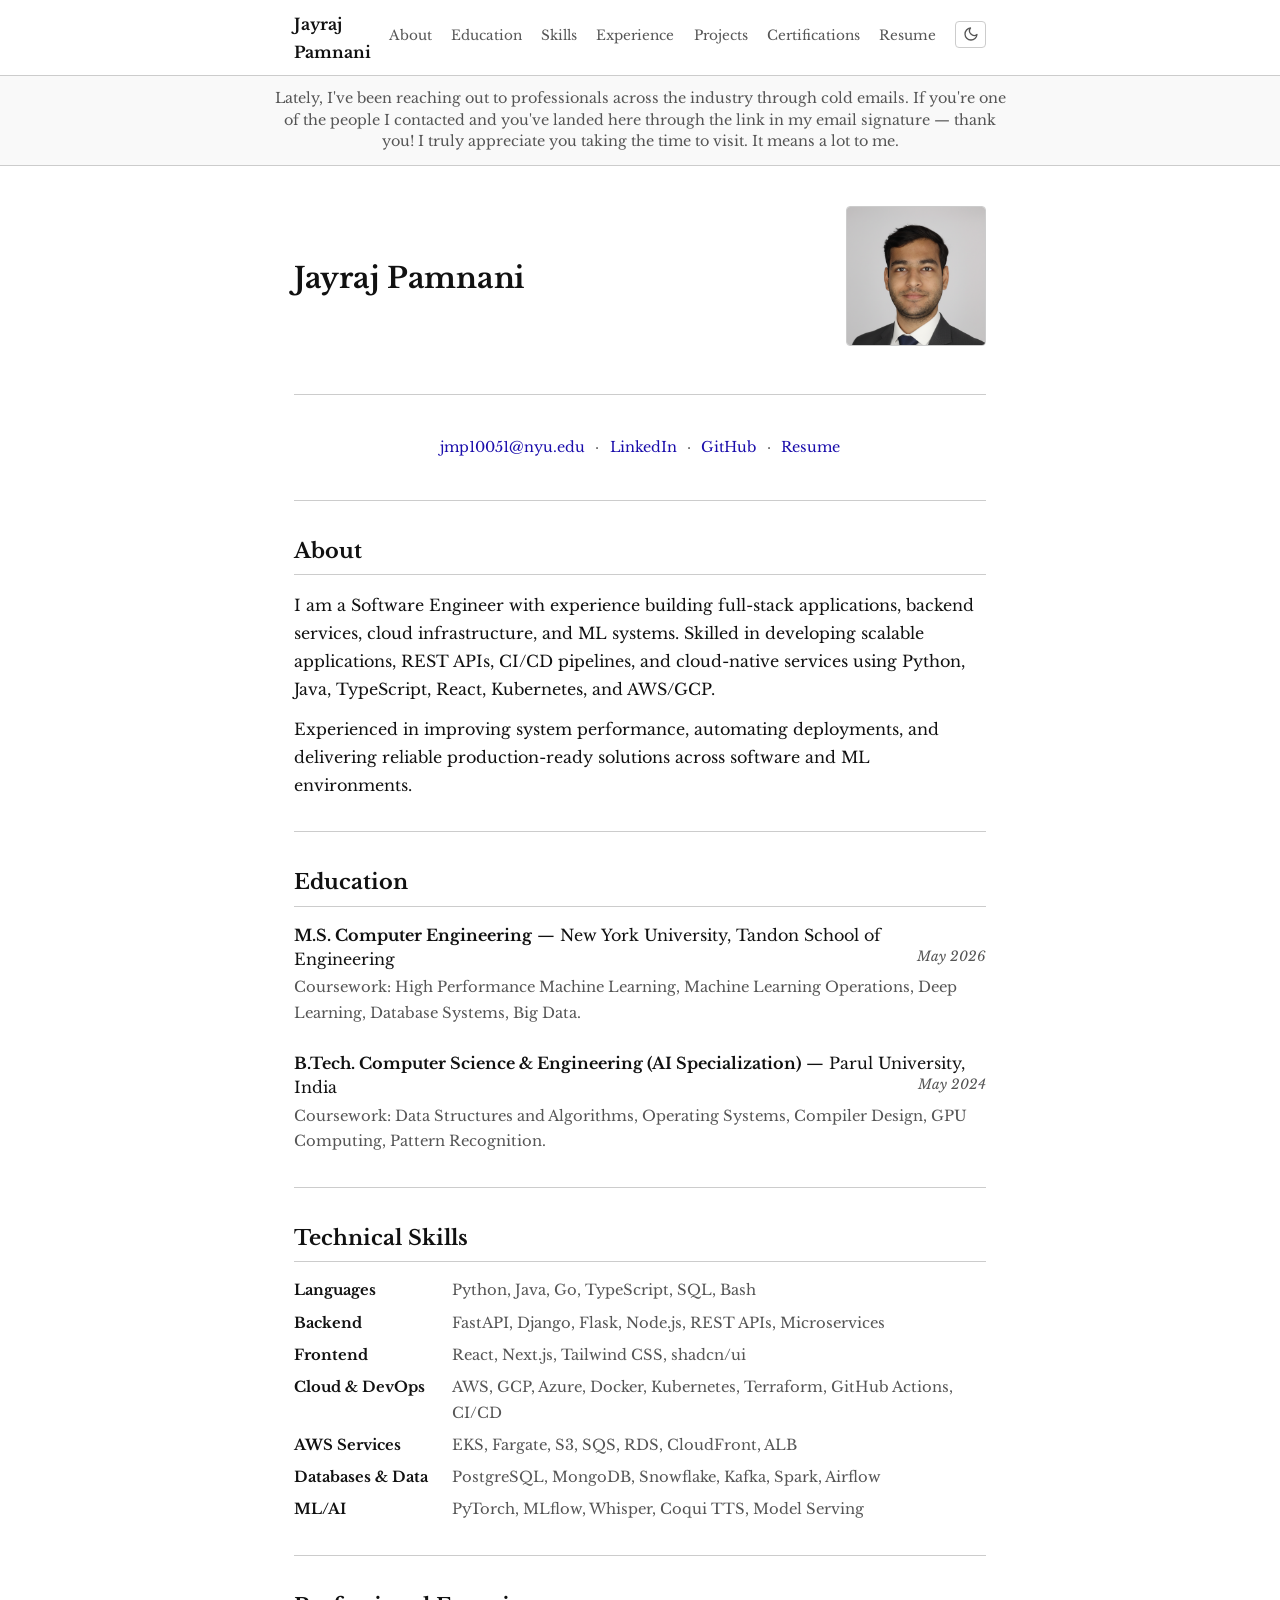
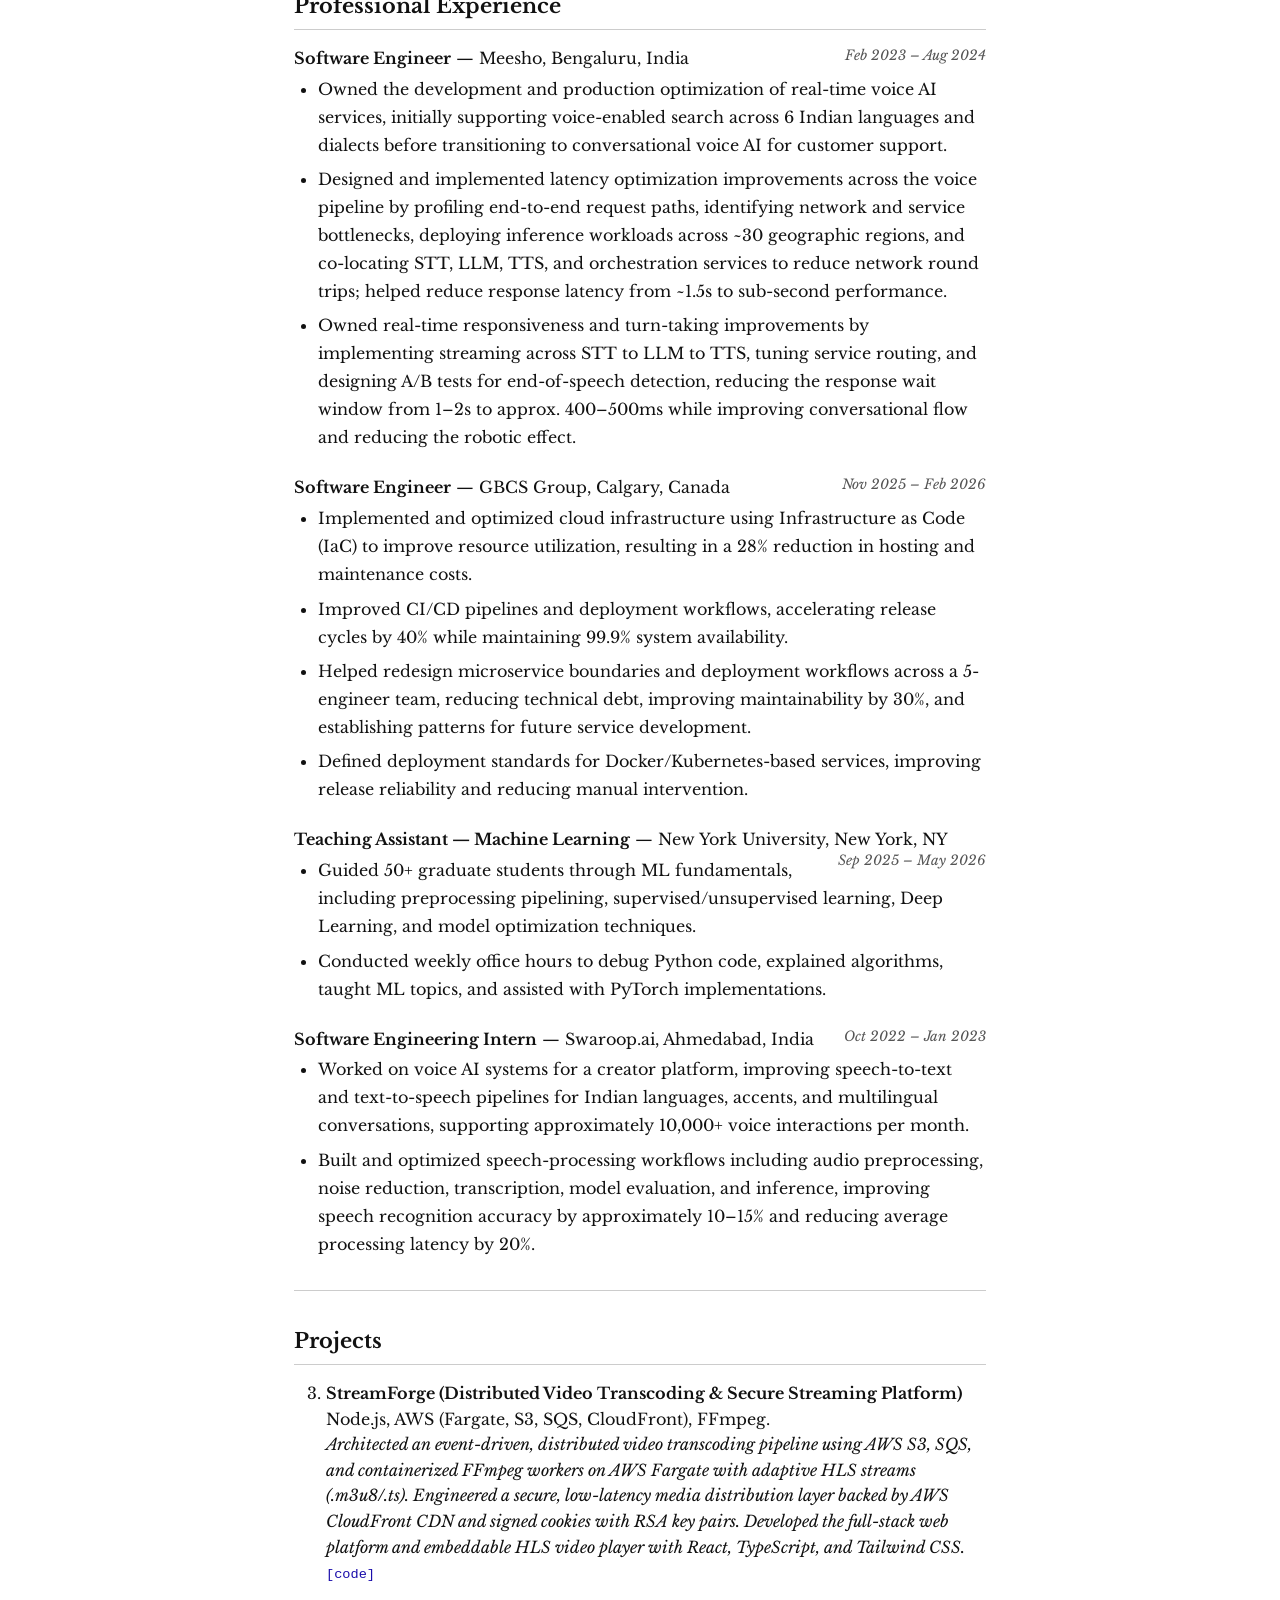
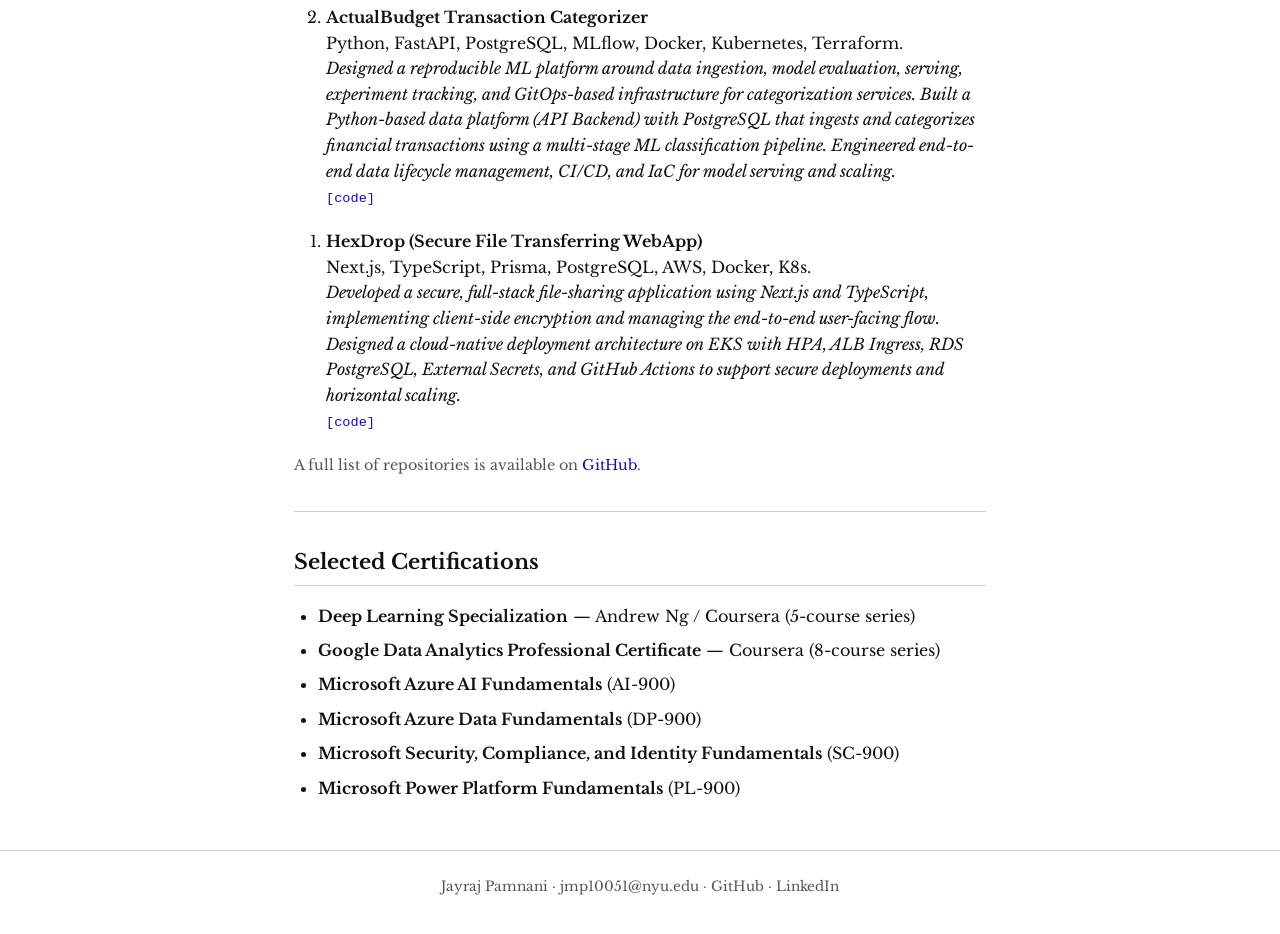
<file: index.html>
<!DOCTYPE html>
<html lang="en">
  <head>
    <meta charset="UTF-8" />
    <meta http-equiv="X-UA-Compatible" content="IE=edge" />
    <meta name="viewport" content="width=device-width, initial-scale=1.0" />
    <title>Jayraj Pamnani</title>
    <meta name="title" content="Jayraj Pamnani" />
    <meta name="description" content="Jayraj Pamnani — Software Engineer. Full-stack applications, backend services, cloud infrastructure, and ML systems." />

    <!-- Open Graph -->
    <meta property="og:type" content="website" />
    <meta property="og:url" content="https://jayrajpamnani.github.io/" />
    <meta property="og:title" content="Jayraj Pamnani" />
    <meta property="og:description" content="Jayraj Pamnani — Software Engineer. Full-stack applications, backend services, cloud infrastructure, and ML systems." />

    <!-- Favicon -->
    <link rel="apple-touch-icon" sizes="180x180" href="assets/favicon/apple-touch-icon.png" />
    <link rel="icon" type="image/png" sizes="32x32" href="assets/favicon/favicon-32x32.png" />
    <link rel="icon" type="image/png" sizes="16x16" href="assets/favicon/favicon-16x16.png" />
    <link rel="icon" type="image/x-icon" href="assets/favicon/favicon.ico" />
    <link rel="manifest" href="assets/favicon/site.webmanifest" />

    <!-- Fonts -->
    <link rel="preconnect" href="https://fonts.googleapis.com" />
    <link rel="preconnect" href="https://fonts.gstatic.com" crossorigin />
    <link href="https://fonts.googleapis.com/css2?family=Libre+Baskerville:ital,wght@0,400;0,700;1,400&display=swap" rel="stylesheet" />

    <link rel="stylesheet" href="css/style.css" />
  </head>
  <body>
    <!-- Navigation -->
    <nav class="navbar" id="navbar">
      <div class="nav-inner">
        <a href="#" class="nav-name">Jayraj Pamnani</a>
        <button class="hamburger" aria-label="Toggle navigation">
          <span class="bar"></span>
          <span class="bar"></span>
        </button>
        <ul class="nav-links">
          <li><a href="#about">About</a></li>
          <li><a href="#education">Education</a></li>
          <li><a href="#skills">Skills</a></li>
          <li><a href="#experience">Experience</a></li>
          <li><a href="#projects">Projects</a></li>
          <li><a href="#certifications">Certifications</a></li>
          <li><a href="Jayraj's Resume.pdf" target="_blank">Resume</a></li>
          <li>
            <button class="theme-toggle" id="theme-toggle" aria-label="Toggle dark mode" title="Toggle dark mode">
              <svg class="icon-sun" xmlns="http://www.w3.org/2000/svg" width="16" height="16" viewBox="0 0 24 24" fill="none" stroke="currentColor" stroke-width="2" stroke-linecap="round" stroke-linejoin="round"><circle cx="12" cy="12" r="5"/><line x1="12" y1="1" x2="12" y2="3"/><line x1="12" y1="21" x2="12" y2="23"/><line x1="4.22" y1="4.22" x2="5.64" y2="5.64"/><line x1="18.36" y1="18.36" x2="19.78" y2="19.78"/><line x1="1" y1="12" x2="3" y2="12"/><line x1="21" y1="12" x2="23" y2="12"/><line x1="4.22" y1="19.78" x2="5.64" y2="18.36"/><line x1="18.36" y1="5.64" x2="19.78" y2="4.22"/></svg>
              <svg class="icon-moon" xmlns="http://www.w3.org/2000/svg" width="16" height="16" viewBox="0 0 24 24" fill="none" stroke="currentColor" stroke-width="2" stroke-linecap="round" stroke-linejoin="round"><path d="M21 12.79A9 9 0 1 1 11.21 3 7 7 0 0 0 21 12.79z"/></svg>
            </button>
          </li>
        </ul>
      </div>
    </nav>

    <!-- Announcement Bar -->
    <div class="announcement-bar">
      <p>Lately, I've been reaching out to professionals across the industry through cold emails. If you're one of the people I contacted and you've landed here through the link in my email signature — thank you! I truly appreciate you taking the time to visit. It means a lot to me.</p>
    </div>

    <!-- Main Content -->
    <main class="container">

      <!-- Header / Hero -->
      <header class="hero" id="hero">
        <div class="hero-text">
          <h1>Jayraj Pamnani</h1>
        </div>
        <div class="hero-photo">
          <img src="assets/jayraj-profile.jpg" alt="Jayraj Pamnani" />
        </div>
      </header>

      <hr />

      <!-- Contact -->
      <section class="contact-bar">
        <a href="mailto:jmp10051@nyu.edu">jmp10051@nyu.edu</a>
        <span class="sep">&middot;</span>
        <a href="https://www.linkedin.com/in/jayrajpamnani" target="_blank" rel="noopener">LinkedIn</a>
        <span class="sep">&middot;</span>
        <a href="https://github.com/jayrajpamnani" target="_blank" rel="noopener">GitHub</a>
        <span class="sep">&middot;</span>
        <a href="Jayraj's Resume.pdf" target="_blank">Resume</a>
      </section>

      <hr />

      <!-- 1. About -->
      <section id="about">
        <h2>About</h2>
        <p>
          I am a Software Engineer with experience building full-stack applications, backend services, cloud infrastructure, and ML systems. Skilled in developing scalable applications, REST APIs, CI/CD pipelines, and cloud-native services using Python, Java, TypeScript, React, Kubernetes, and AWS/GCP.
        </p>
        <p>
          Experienced in improving system performance, automating deployments, and delivering reliable production-ready solutions across software and ML environments.
        </p>
      </section>

      <hr />

      <!-- 2. Education -->
      <section id="education">
        <h2>Education</h2>

        <div class="entry">
          <div class="entry-header">
            <strong>M.S. Computer Engineering</strong> &mdash; New York University, Tandon School of Engineering
            <span class="entry-date">May 2026</span>
          </div>
          <p class="coursework">Coursework: High Performance Machine Learning, Machine Learning Operations, Deep Learning, Database Systems, Big Data.</p>
        </div>

        <div class="entry">
          <div class="entry-header">
            <strong>B.Tech. Computer Science &amp; Engineering (AI Specialization)</strong> &mdash; Parul University, India
            <span class="entry-date">May 2024</span>
          </div>
          <p class="coursework">Coursework: Data Structures and Algorithms, Operating Systems, Compiler Design, GPU Computing, Pattern Recognition.</p>
        </div>
      </section>

      <hr />

      <!-- 3. Skills -->
      <section id="skills">
        <h2>Technical Skills</h2>
        <dl class="skills-list">
          <dt>Languages</dt>
          <dd>Python, Java, Go, TypeScript, SQL, Bash</dd>

          <dt>Backend</dt>
          <dd>FastAPI, Django, Flask, Node.js, REST APIs, Microservices</dd>

          <dt>Frontend</dt>
          <dd>React, Next.js, Tailwind CSS, shadcn/ui</dd>

          <dt>Cloud &amp; DevOps</dt>
          <dd>AWS, GCP, Azure, Docker, Kubernetes, Terraform, GitHub Actions, CI/CD</dd>

          <dt>AWS Services</dt>
          <dd>EKS, Fargate, S3, SQS, RDS, CloudFront, ALB</dd>

          <dt>Databases &amp; Data</dt>
          <dd>PostgreSQL, MongoDB, Snowflake, Kafka, Spark, Airflow</dd>

          <dt>ML/AI</dt>
          <dd>PyTorch, MLflow, Whisper, Coqui TTS, Model Serving</dd>
        </dl>
      </section>

      <hr />

      <!-- 4. Experience -->
      <section id="experience">
        <h2>Professional Experience</h2>

        <div class="entry">
          <div class="entry-header">
            <strong>Software Engineer</strong> &mdash; Meesho, Bengaluru, India
            <span class="entry-date">Feb 2023 &ndash; Aug 2024</span>
          </div>
          <ul>
            <li>Owned the development and production optimization of real-time voice AI services, initially supporting voice-enabled search across 6 Indian languages and dialects before transitioning to conversational voice AI for customer support.</li>
            <li>Designed and implemented latency optimization improvements across the voice pipeline by profiling end-to-end request paths, identifying network and service bottlenecks, deploying inference workloads across ~30 geographic regions, and co-locating STT, LLM, TTS, and orchestration services to reduce network round trips; helped reduce response latency from ~1.5s to sub-second performance.</li>
            <li>Owned real-time responsiveness and turn-taking improvements by implementing streaming across STT to LLM to TTS, tuning service routing, and designing A/B tests for end-of-speech detection, reducing the response wait window from 1&ndash;2s to approx. 400&ndash;500ms while improving conversational flow and reducing the robotic effect.</li>
          </ul>
        </div>

        <div class="entry">
          <div class="entry-header">
            <strong>Software Engineer</strong> &mdash; GBCS Group, Calgary, Canada
            <span class="entry-date">Nov 2025 &ndash; Feb 2026</span>
          </div>
          <ul>
            <li>Implemented and optimized cloud infrastructure using Infrastructure as Code (IaC) to improve resource utilization, resulting in a 28% reduction in hosting and maintenance costs.</li>
            <li>Improved CI/CD pipelines and deployment workflows, accelerating release cycles by 40% while maintaining 99.9% system availability.</li>
            <li>Helped redesign microservice boundaries and deployment workflows across a 5-engineer team, reducing technical debt, improving maintainability by 30%, and establishing patterns for future service development.</li>
            <li>Defined deployment standards for Docker/Kubernetes-based services, improving release reliability and reducing manual intervention.</li>
          </ul>
        </div>

        <div class="entry">
          <div class="entry-header">
            <strong>Teaching Assistant &mdash; Machine Learning</strong> &mdash; New York University, New York, NY
            <span class="entry-date">Sep 2025 &ndash; May 2026</span>
          </div>
          <ul>
            <li>Guided 50+ graduate students through ML fundamentals, including preprocessing pipelining, supervised/unsupervised learning, Deep Learning, and model optimization techniques.</li>
            <li>Conducted weekly office hours to debug Python code, explained algorithms, taught ML topics, and assisted with PyTorch implementations.</li>
          </ul>
        </div>

        <div class="entry">
          <div class="entry-header">
            <strong>Software Engineering Intern</strong> &mdash; Swaroop.ai, Ahmedabad, India
            <span class="entry-date">Oct 2022 &ndash; Jan 2023</span>
          </div>
          <ul>
            <li>Worked on voice AI systems for a creator platform, improving speech-to-text and text-to-speech pipelines for Indian languages, accents, and multilingual conversations, supporting approximately 10,000+ voice interactions per month.</li>
            <li>Built and optimized speech-processing workflows including audio preprocessing, noise reduction, transcription, model evaluation, and inference, improving speech recognition accuracy by approximately 10&ndash;15% and reducing average processing latency by 20%.</li>
          </ul>
        </div>
      </section>

      <hr />

      <!-- 5. Projects -->
      <section id="projects">
        <h2>Projects</h2>

        <ol class="pub-list" reversed>
          <li>
            <strong>StreamForge (Distributed Video Transcoding &amp; Secure Streaming Platform)</strong><br />
            Node.js, AWS (Fargate, S3, SQS, CloudFront), FFmpeg.<br />
            <em>Architected an event-driven, distributed video transcoding pipeline using AWS S3, SQS, and containerized FFmpeg workers on AWS Fargate with adaptive HLS streams (.m3u8/.ts). Engineered a secure, low-latency media distribution layer backed by AWS CloudFront CDN and signed cookies with RSA key pairs. Developed the full-stack web platform and embeddable HLS video player with React, TypeScript, and Tailwind CSS.</em><br />
            <a href="https://github.com/jayrajpamnani/StreamForge" target="_blank">[code]</a>
          </li>
          <li>
            <strong>ActualBudget Transaction Categorizer</strong><br />
            Python, FastAPI, PostgreSQL, MLflow, Docker, Kubernetes, Terraform.<br />
            <em>Designed a reproducible ML platform around data ingestion, model evaluation, serving, experiment tracking, and GitOps-based infrastructure for categorization services. Built a Python-based data platform (API Backend) with PostgreSQL that ingests and categorizes financial transactions using a multi-stage ML classification pipeline. Engineered end-to-end data lifecycle management, CI/CD, and IaC for model serving and scaling.</em><br/>
            <a href="https://github.com/jayrajpamnani/MLOps-Project" target="_blank">[code]</a>
          </li>
          <li>
            <strong>HexDrop (Secure File Transferring WebApp)</strong><br />
            Next.js, TypeScript, Prisma, PostgreSQL, AWS, Docker, K8s.<br />
            <em>Developed a secure, full-stack file-sharing application using Next.js and TypeScript, implementing client-side encryption and managing the end-to-end user-facing flow. Designed a cloud-native deployment architecture on EKS with HPA, ALB Ingress, RDS PostgreSQL, External Secrets, and GitHub Actions to support secure deployments and horizontal scaling.</em><br />
            <a href="https://github.com/jayrajpamnani/HexDrop" target="_blank">[code]</a>
          </li>
        </ol>
        <p class="muted">
          A full list of repositories is available on <a href="https://github.com/jayrajpamnani?tab=repositories" target="_blank">GitHub</a>.
        </p>
      </section>

      <hr />

      <!-- 6. Certifications -->
      <section id="certifications">
        <h2>Selected Certifications</h2>
        <ul>
          <li><strong>Deep Learning Specialization</strong> &mdash; Andrew Ng / Coursera (5-course series)</li>
          <li><strong>Google Data Analytics Professional Certificate</strong> &mdash; Coursera (8-course series)</li>
          <li><strong>Microsoft Azure AI Fundamentals</strong> (AI-900)</li>
          <li><strong>Microsoft Azure Data Fundamentals</strong> (DP-900)</li>
          <li><strong>Microsoft Security, Compliance, and Identity Fundamentals</strong> (SC-900)</li>
          <li><strong>Microsoft Power Platform Fundamentals</strong> (PL-900)</li>
        </ul>
      </section>

    </main>

    <!-- Footer -->
    <footer>
      <div class="container">
        <p>
          Jayraj Pamnani &middot;
          <a href="mailto:jmp10051@nyu.edu">jmp10051@nyu.edu</a> &middot;
          <a href="https://github.com/jayrajpamnani" target="_blank" rel="noopener">GitHub</a> &middot;
          <a href="https://www.linkedin.com/in/jayrajpamnani" target="_blank" rel="noopener">LinkedIn</a>
        </p>
      </div>
    </footer>

    <script src="js/script.js"></script>
  </body>
</html>
</file>
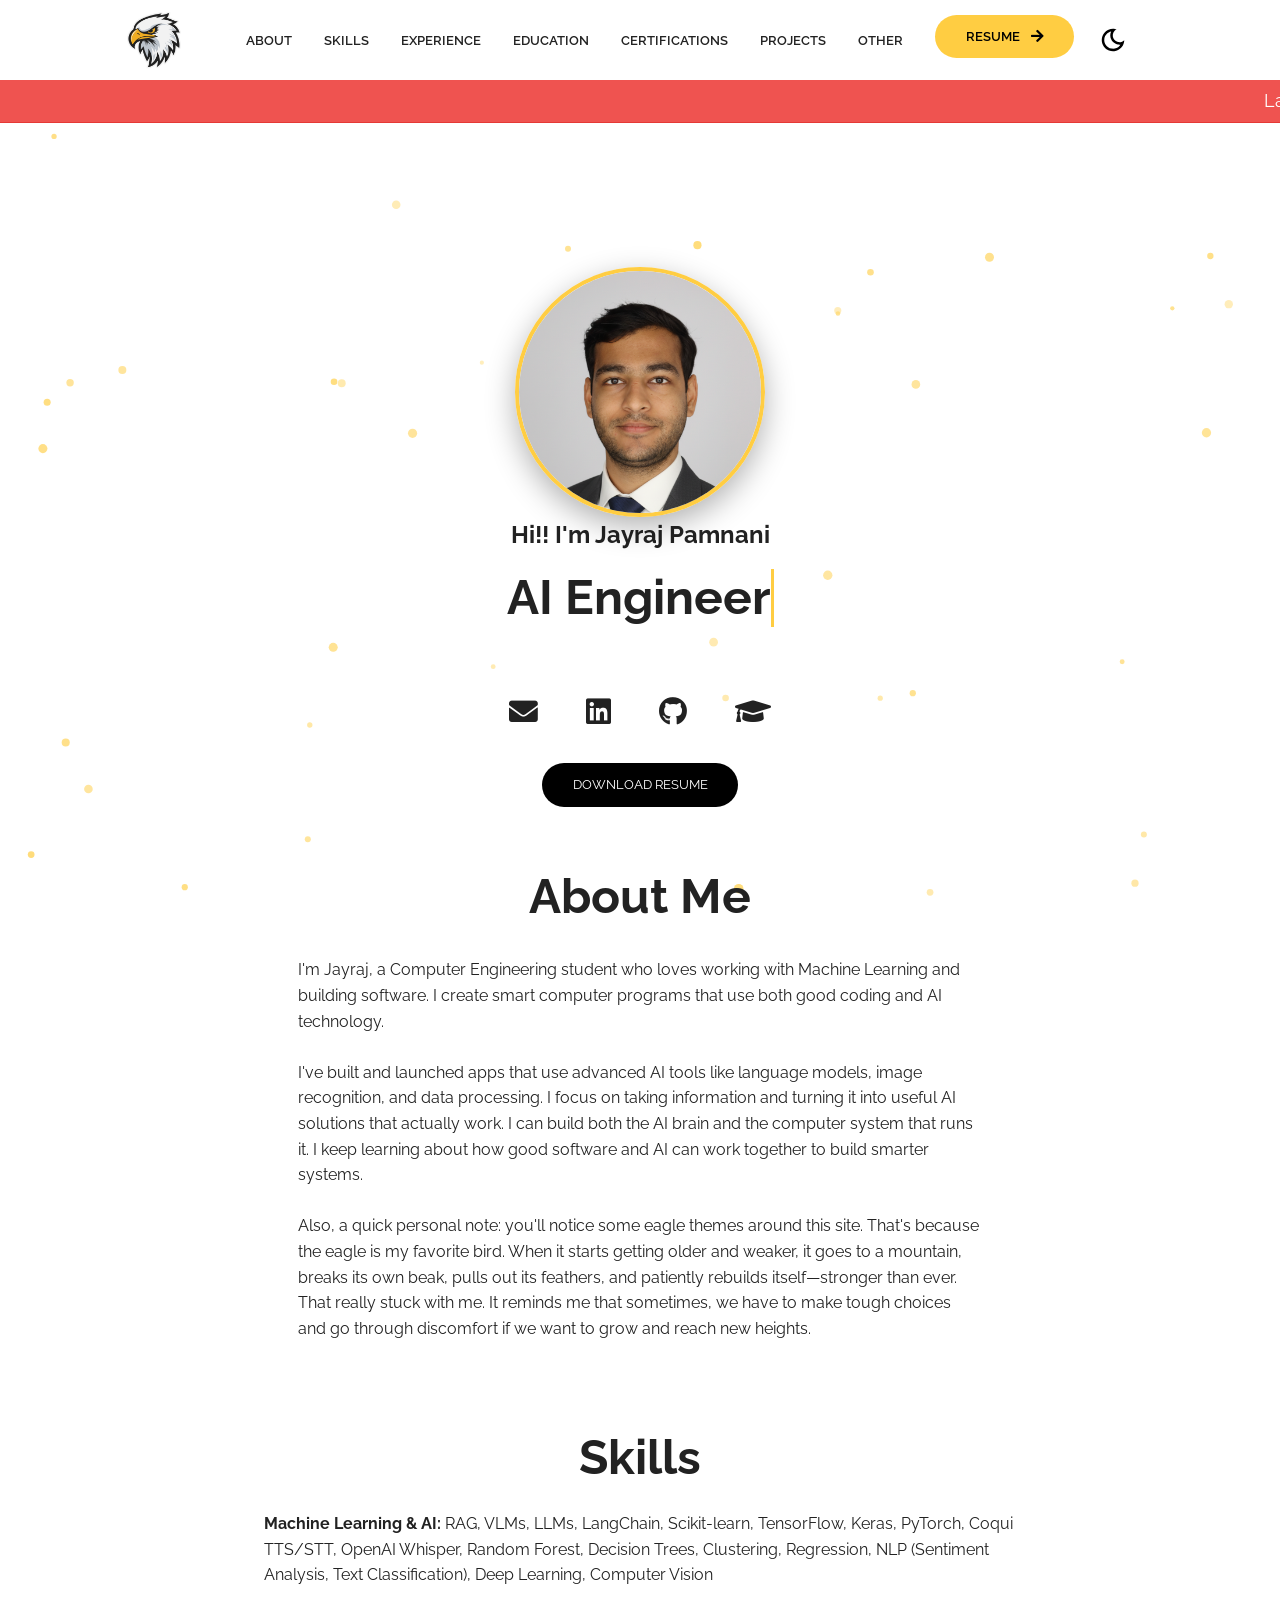
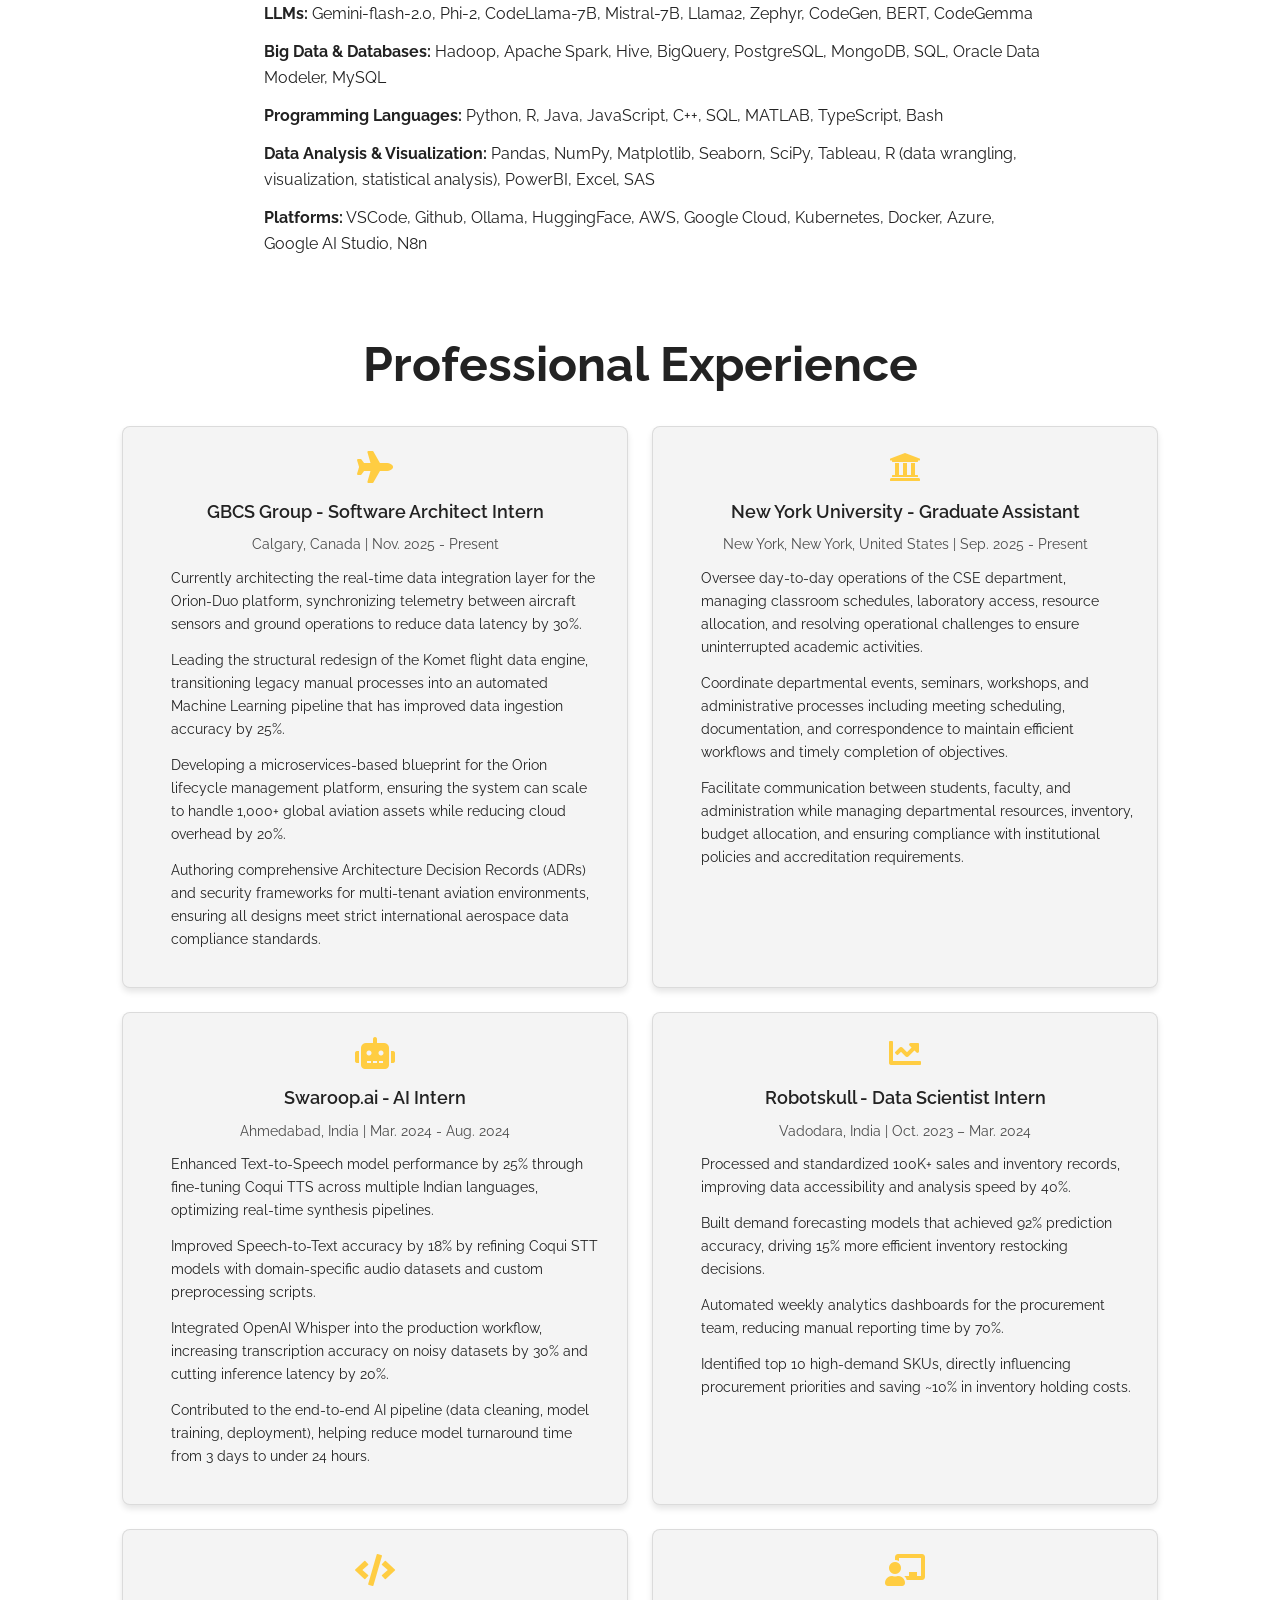
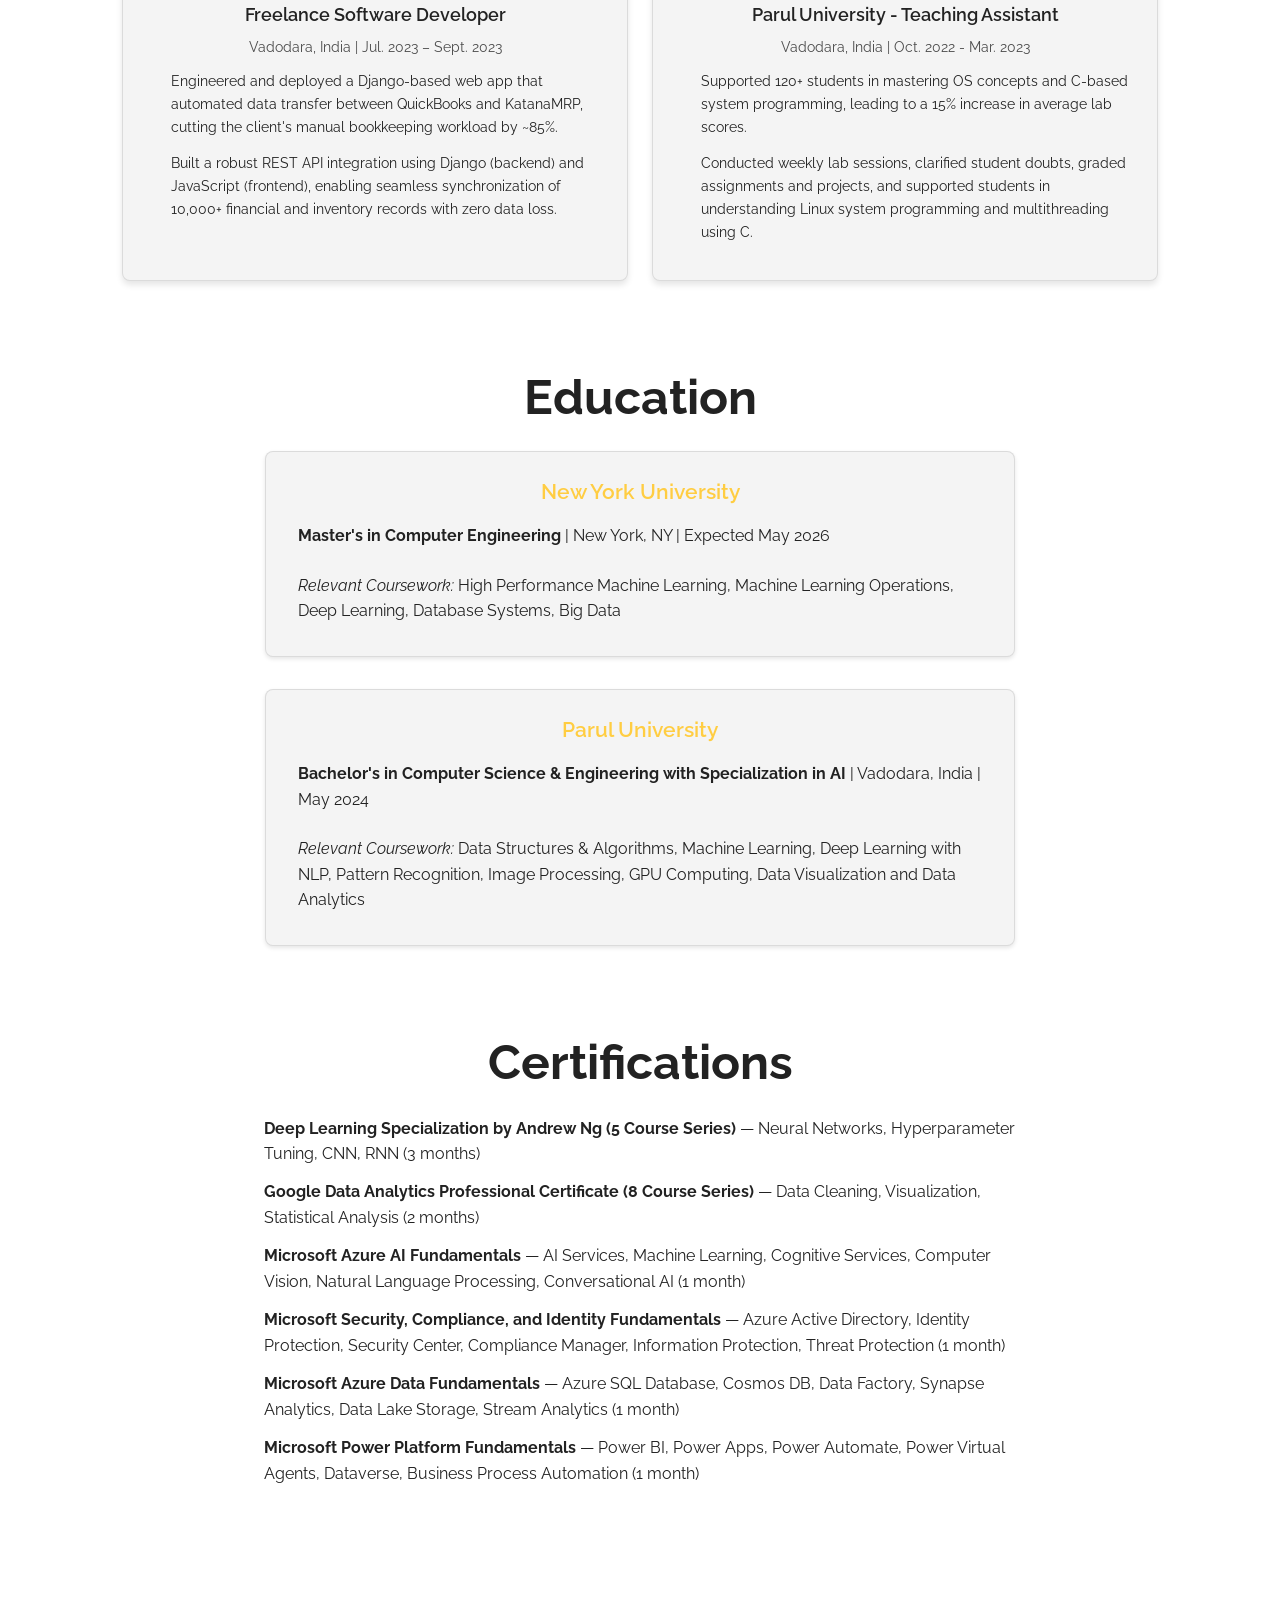
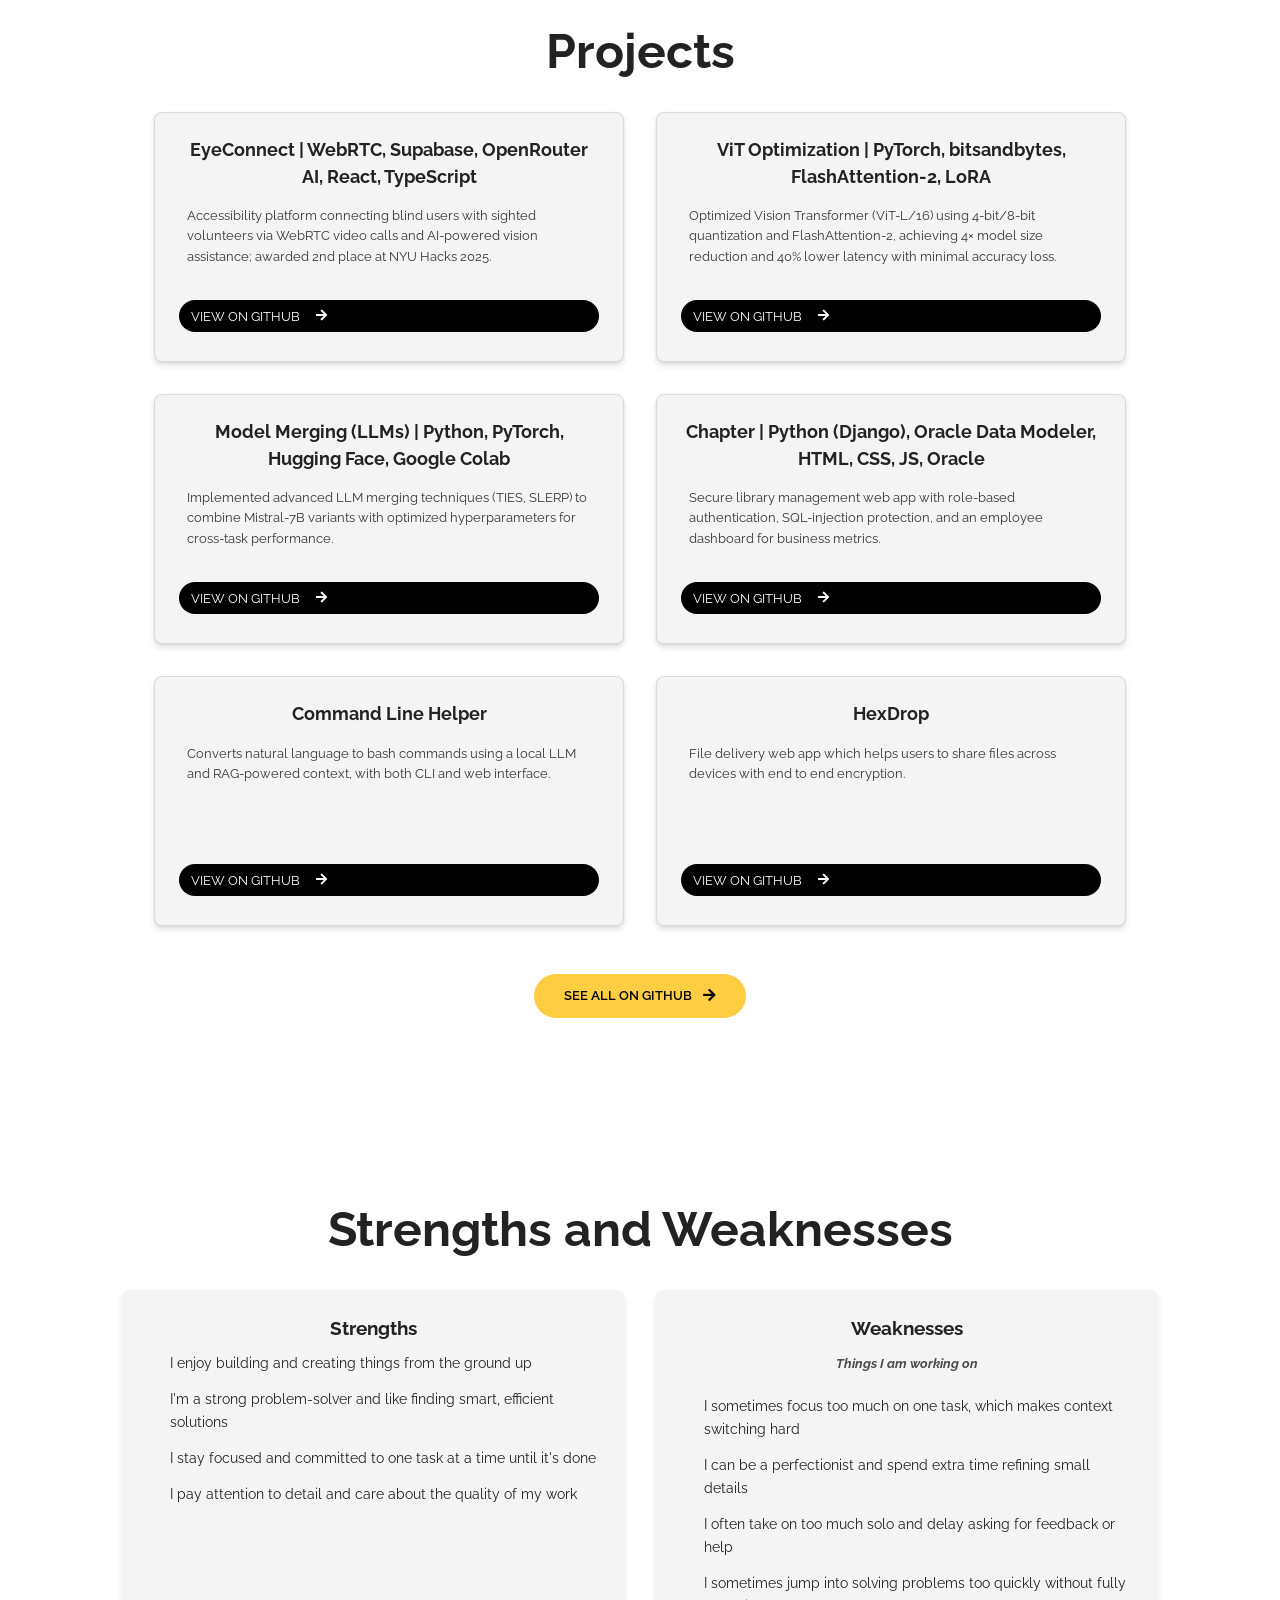
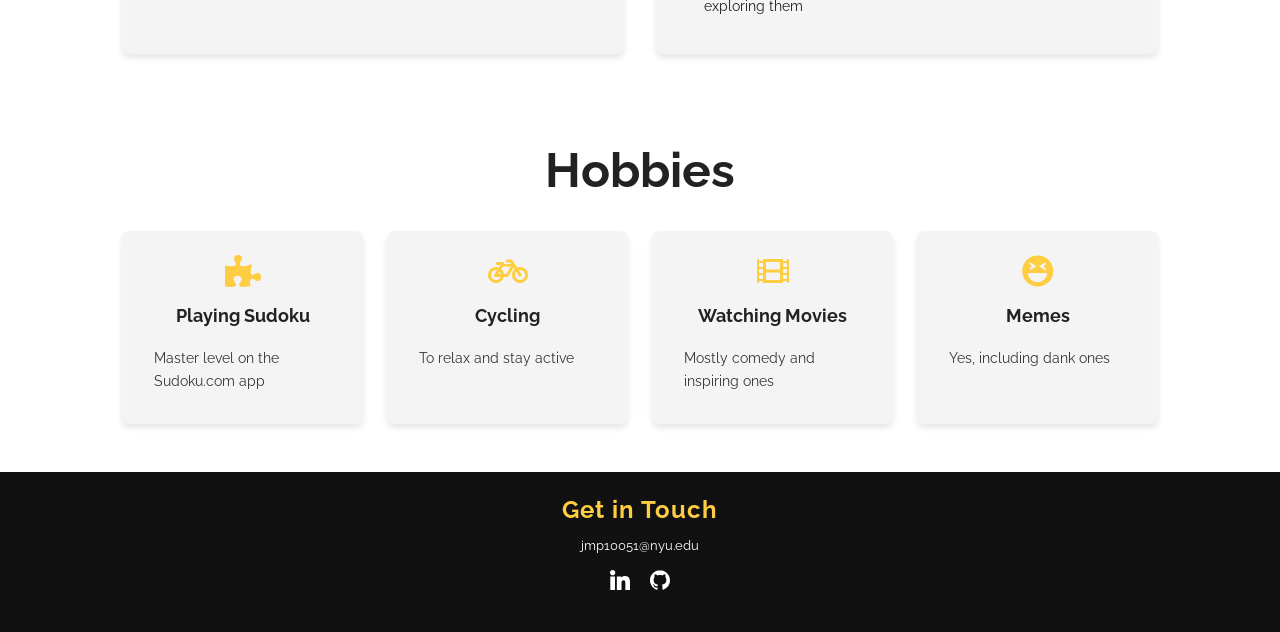
<file: old/index.html>
<!DOCTYPE html>
<html lang="en">
  <head>
    <meta charset="UTF-8" />
    <meta http-equiv="X-UA-Compatible" content="IE=edge" />
    <meta name="viewport" content="width=device-width, initial-scale=1.0" />
    <!-- Primary Meta Tags -->
    <title>Jayraj Pamnani Portfolio</title>
    <meta name="title" content="Jayraj Pamnani Portfolio" />
    <meta
      name="description"
      content="Portfolio website of Jayraj Pamnani, Data Science/AI Enthusiast."
    />

    <!-- Open Graph / Facebook -->
    <meta property="og:type" content="website" />
    <meta property="og:url" content="https://jayrajpamnani.github.io/" />
    <meta property="og:title" content="Jayraj Pamnani Portfolio" />
    <meta property="og:description" content="Portfolio website of Jayraj Pamnani, Data Science/AI Enthusiast." />
    <meta property="og:image" content="https://jayrajpamnani.github.io/assets/thumbnail.jpg" />
    <meta property="og:image:width" content="1200" />
    <meta property="og:image:height" content="630" />

    <!-- Twitter -->
    <meta property="twitter:card" content="summary_large_image" />
    <meta property="twitter:url" content="https://jayrajpamnani.github.io/" />
    <meta property="twitter:title" content="Jayraj Pamnani Portfolio" />
    <meta property="twitter:description" content="Portfolio website of Jayraj Pamnani, Data Science/AI Enthusiast." />
    <meta property="twitter:image" content="https://jayrajpamnani.github.io/assets/thumbnail.jpg" />

    <!-- Link -->
    <link
      rel="apple-touch-icon"
      sizes="180x180"
      href="assets/favicon/apple-touch-icon.png"
    />
    <link
      rel="icon"
      type="image/png"
      sizes="16x16"
      href="/assets/favicon/favicon-16x16.png"
    />
    <link
      rel="icon"
      type="image/png"
      sizes="32x32"
      href="assets/favicon/favicon-32x32.png"
    />
    <link
      rel="icon"
      type="image/png"
      sizes="192x192"
      href="assets/favicon/android-chrome-192x192.png"
    />
    <link
      rel="icon"
      type="image/png"
      sizes="512x512"
      href="assets/favicon/android-chrome-512x512.png"
    />
    <link rel="icon" type="image/x-icon" href="assets/favicon/favicon.ico" />
    <link rel="manifest" href="assets/favicon/site.webmanifest" />
    <link
      rel="stylesheet"
      href="https://use.fontawesome.com/releases/v5.15.4/css/all.css"
      integrity="sha384-DyZ88mC6Up2uqS4h/KRgHuoeGwBcD4Ng9SiP4dIRy0EXTlnuz47vAwmeGwVChigm"
      crossorigin="anonymous"
    />
    <link rel="stylesheet" href="css/style.css" />
    <link rel="stylesheet" href="css/utilities.css" />
  </head>
  <body class="no-js">
    <header id="hero">
      <!-- Navbar -->
      <nav class="navbar">
        <div class="container">
          <!-- Logo -->
          <h1 id="logo">
            <a href="#hero">
              <img src="./assets/logo.jpg" alt="Jayraj M. Pamnani Logo" class="light-mode-logo" />
              <img src="./assets/logo-black.jpg" alt="Jayraj M. Pamnani Logo" class="dark-mode-logo" />
            </a>
          </h1>
          <!-- Navbar links -->
          <ul class="nav-menu">
            <li><a class="nav-link" href="#about">ABOUT</a></li>
            <li><a class="nav-link" href="#skills">SKILLS</a></li>
            <li><a class="nav-link" href="#experience">EXPERIENCE</a></li>
            <li><a class="nav-link" href="#education">EDUCATION</a></li>
            <li><a class="nav-link" href="#certifications">CERTIFICATIONS</a></li>
            <li><a class="nav-link" href="#projects">PROJECTS</a></li>
            <li><a class="nav-link" href="#other">OTHER</a></li>
            <li>
              <a
                class="nav-link btn btn-primary"
                href="Resume_ML.pdf"
                target="_blank"
                >RESUME <i class="fas fa-arrow-right"></i
              ></a>
            </li>
            <!-- Toggle switch -->
            <div class="theme-switch">
              <input type="checkbox" id="switch" />
              <label class="toggle-icons" for="switch">
                <img class="moon" src="assets/moon.svg" />
                <img class="sun" src="assets/sun.svg" />
              </label>
            </div>
            <!-- Hamburger menu -->
          </ul>
          <div class="hamburger">
            <span class="bar"></span>
            <span class="bar"></span>
            <span class="bar"></span>
          </div>
        </div>
      </nav>

      <div class="announcement-bar">
        <p>Lately, I've been reaching out to professionals across the industry through cold emails. If you're one of the people I contacted and you've landed here through the link in my email signature — thank you! I truly appreciate you taking the time to visit. It means a lot to me.</p>
      </div>

      <section class="header-container">
        <img
          class="profile-image"
          src="assets/jayraj-profile.jpg"
          alt="Jayraj M. Pamnani"
        />
        <h1>Hi!! I'm Jayraj Pamnani</h1>

        <div class="content-text">
          <h2 class="typing-text">Data Science/AI Enthusiast</h2>
        </div>
        <div class="social-links">
          <a href="mailto:jmp10051@nyu.edu" title="Email"><i class="fas fa-envelope"></i></a>
          <a href="https://www.linkedin.com/in/jayrajpamnani" target="_blank" title="LinkedIn"><i class="fab fa-linkedin"></i></a>
          <a href="https://github.com/jayrajpamnani" target="_blank" title="GitHub"><i class="fab fa-github"></i></a>
          <a href="https://www.coursera.org/account-profile" target="_blank" title="Coursera"><i class="fas fa-graduation-cap"></i></a>
        </div>
        <a
          href="Resume_ML.pdf"
          class="btn btn-secondary"
          target="_blank"
          >Download Resume</a
        >
      </section>
      <!-- About Me Section -->
      <section id="about" class="about-container container">
        <div class="content-text">
          <h2>About Me</h2>
          <p>
            I'm Jayraj, a Computer Engineering student who loves working with Machine Learning and building software. I create smart computer programs that use both good coding and AI technology.
            <br><br>
            I've built and launched apps that use advanced AI tools like language models, image recognition, and data processing. I focus on taking information and turning it into useful AI solutions that actually work. I can build both the AI brain and the computer system that runs it. I keep learning about how good software and AI can work together to build smarter systems.
            <br><br>
            Also, a quick personal note: you'll notice some eagle themes around this site. That's because the eagle is my favorite bird. When it starts getting older and weaker, it goes to a mountain, breaks its own beak, pulls out its feathers, and patiently rebuilds itself—stronger than ever. That really stuck with me. It reminds me that sometimes, we have to make tough choices and go through discomfort if we want to grow and reach new heights.
          </p>
        </div>
      </section>
      <!-- Skills Section -->
      <section id="skills" class="skills-container container">
        <div class="content-text">
          <h2>Skills</h2>
          <ul>
            <li><strong>Machine Learning & AI:</strong>  RAG, VLMs, LLMs, LangChain, Scikit-learn, TensorFlow, Keras, PyTorch, Coqui TTS/STT, OpenAI Whisper, Random Forest, Decision Trees, Clustering, Regression, NLP (Sentiment Analysis, Text Classification), Deep Learning, Computer Vision</li>
            <li><strong>LLMs:</strong> Gemini-flash-2.0, Phi-2, CodeLlama-7B, Mistral-7B, Llama2, Zephyr, CodeGen, BERT, CodeGemma</li>
            <li><strong>Big Data & Databases:</strong> Hadoop, Apache Spark, Hive, BigQuery, PostgreSQL, MongoDB, SQL, Oracle Data Modeler, MySQL</li>
            <li><strong>Programming Languages:</strong> Python, R, Java, JavaScript, C++, SQL, MATLAB, TypeScript, Bash</li>
            <li><strong>Data Analysis & Visualization:</strong> Pandas, NumPy, Matplotlib, Seaborn, SciPy, Tableau, R (data wrangling, visualization, statistical analysis), PowerBI, Excel, SAS</li>
            <li><strong>Platforms:</strong> VSCode, Github, Ollama, HuggingFace, AWS, Google Cloud, Kubernetes, Docker, Azure, Google AI Studio, N8n</li>
          </ul>
        </div>
      </section>
      <!-- Experience Section -->
      <section id="experience" class="experience-container container">
        <div class="content-text">
          <h2>Professional Experience</h2>
          <div class="experience-cards">
            <div class="experience-card enhanced-card fade-in">
              <i class="fas fa-plane"></i>
              <h3>GBCS Group - Software Architect Intern</h3>
              <div class="exp-meta">
                <span class="exp-location">Calgary, Canada</span> |
                <span class="exp-date">Nov. 2025 - Present</span>
              </div>
              <ul>
                <li>Currently architecting the real-time data integration layer for the Orion-Duo platform, synchronizing telemetry between aircraft sensors and ground operations to reduce data latency by 30%.</li>
                <li>Leading the structural redesign of the Komet flight data engine, transitioning legacy manual processes into an automated Machine Learning pipeline that has improved data ingestion accuracy by 25%.</li>
                <li>Developing a microservices-based blueprint for the Orion lifecycle management platform, ensuring the system can scale to handle 1,000+ global aviation assets while reducing cloud overhead by 20%.</li>
                <li>Authoring comprehensive Architecture Decision Records (ADRs) and security frameworks for multi-tenant aviation environments, ensuring all designs meet strict international aerospace data compliance standards.</li>
              </ul>
            </div>
            <div class="experience-card enhanced-card fade-in">
              <i class="fas fa-university"></i>
              <h3>New York University - Graduate Assistant</h3>
              <div class="exp-meta">
                <span class="exp-location">New York, New York, United States</span> |
                <span class="exp-date">Sep. 2025 - Present</span>
              </div>
              <ul>
                <li>Oversee day-to-day operations of the CSE department, managing classroom schedules, laboratory access, resource allocation, and resolving operational challenges to ensure uninterrupted academic activities.</li>
                <li>Coordinate departmental events, seminars, workshops, and administrative processes including meeting scheduling, documentation, and correspondence to maintain efficient workflows and timely completion of objectives.</li>
                <li>Facilitate communication between students, faculty, and administration while managing departmental resources, inventory, budget allocation, and ensuring compliance with institutional policies and accreditation requirements.</li>
              </ul>
            </div>
            <div class="experience-card enhanced-card fade-in">
              <i class="fas fa-robot"></i>
              <h3>Swaroop.ai - AI Intern</h3>
              <div class="exp-meta">
                <span class="exp-location">Ahmedabad, India</span> |
                <span class="exp-date">Mar. 2024 - Aug. 2024</span>
              </div>
              <ul>
                <li>Enhanced Text-to-Speech model performance by 25% through fine-tuning Coqui TTS across multiple Indian languages, optimizing real-time synthesis pipelines.</li>
                <li>Improved Speech-to-Text accuracy by 18% by refining Coqui STT models with domain-specific audio datasets and custom preprocessing scripts.</li>
                <li>Integrated OpenAI Whisper into the production workflow, increasing transcription accuracy on noisy datasets by 30% and cutting inference latency by 20%.</li>
                <li>Contributed to the end-to-end AI pipeline (data cleaning, model training, deployment), helping reduce model turnaround time from 3 days to under 24 hours.</li>
              </ul>
            </div>
            <div class="experience-card enhanced-card fade-in">
              <i class="fas fa-chart-line"></i>
              <h3>Robotskull - Data Scientist Intern</h3>
              <div class="exp-meta">
                <span class="exp-location">Vadodara, India</span> |
                <span class="exp-date">Oct. 2023 – Mar. 2024</span>
              </div>
              <ul>
                <li>Processed and standardized 100K+ sales and inventory records, improving data accessibility and analysis speed by 40%.</li>
                <li>Built demand forecasting models that achieved 92% prediction accuracy, driving 15% more efficient inventory restocking decisions.</li>
                <li>Automated weekly analytics dashboards for the procurement team, reducing manual reporting time by 70%.</li>
                <li>Identified top 10 high-demand SKUs, directly influencing procurement priorities and saving ~10% in inventory holding costs.</li>
              </ul>
            </div>
            <div class="experience-card enhanced-card fade-in">
              <i class="fas fa-code"></i>
              <h3>Freelance Software Developer</h3>
              <div class="exp-meta">
                <span class="exp-location">Vadodara, India</span> |
                <span class="exp-date">Jul. 2023 – Sept. 2023</span>
              </div>
              <ul>
                <li>Engineered and deployed a Django-based web app that automated data transfer between QuickBooks and KatanaMRP, cutting the client's manual bookkeeping workload by ~85%.</li>
                <li>Built a robust REST API integration using Django (backend) and JavaScript (frontend), enabling seamless synchronization of 10,000+ financial and inventory records with zero data loss.</li>
              </ul>
            </div>
            <div class="experience-card enhanced-card fade-in">
              <i class="fas fa-chalkboard-teacher"></i>
              <h3>Parul University - Teaching Assistant</h3>
              <div class="exp-meta">
                <span class="exp-location">Vadodara, India</span> |
                <span class="exp-date">Oct. 2022 - Mar. 2023</span>
              </div>
              <ul>
                <li>Supported 120+ students in mastering OS concepts and C-based system programming, leading to a 15% increase in average lab scores.</li>
                <li>Conducted weekly lab sessions, clarified student doubts, graded assignments and projects, and supported students in understanding Linux system programming and multithreading using C.</li>
              </ul>
            </div>
          </div>
        </div>
      </section>
      <!-- Education Section -->
      <section id="education" class="education-container container">
        <div class="content-text">
          <h2>Education</h2>
          <div class="education-item">
            <h3>New York University</h3>
            <p><strong>Master's in Computer Engineering</strong> | New York, NY | Expected May 2026</p>
            <p><em>Relevant Coursework:</em> High Performance Machine Learning, Machine Learning Operations, Deep Learning, Database Systems, Big Data</p>
          </div>
          <div class="education-item">
            <h3>Parul University</h3>
            <p><strong>Bachelor's in Computer Science & Engineering with Specialization in AI</strong> | Vadodara, India | May 2024</p>
            <p><em>Relevant Coursework:</em> Data Structures & Algorithms, Machine Learning, Deep Learning with NLP, Pattern Recognition, Image Processing, GPU Computing, Data Visualization and Data Analytics</p>
          </div>
        </div>
      </section>
      <!-- Certifications Section -->
      <section id="certifications" class="certifications-container container">
        <div class="content-text">
          <h2>Certifications</h2>
          <ul>
            <li><strong>Deep Learning Specialization by Andrew Ng (5 Course Series)</strong> &mdash; Neural Networks, Hyperparameter Tuning, CNN, RNN (3 months)</li>
            <li><strong>Google Data Analytics Professional Certificate (8 Course Series)</strong> &mdash; Data Cleaning, Visualization, Statistical Analysis (2 months)</li>
            <li><strong>Microsoft Azure AI Fundamentals</strong> &mdash; AI Services, Machine Learning, Cognitive Services, Computer Vision, Natural Language Processing, Conversational AI (1 month)</li>
            <li><strong>Microsoft Security, Compliance, and Identity Fundamentals</strong> &mdash; Azure Active Directory, Identity Protection, Security Center, Compliance Manager, Information Protection, Threat Protection (1 month)</li>
            <li><strong>Microsoft Azure Data Fundamentals</strong> &mdash; Azure SQL Database, Cosmos DB, Data Factory, Synapse Analytics, Data Lake Storage, Stream Analytics (1 month)</li>
            <li><strong>Microsoft Power Platform Fundamentals</strong> &mdash; Power BI, Power Apps, Power Automate, Power Virtual Agents, Dataverse, Business Process Automation (1 month)</li>
          </ul>
        </div>
      </section>
    </header>

    <!-- Projects Section -->
    <section id="projects" class="container">
      <div class="content-text">
        <h2>Projects</h2>
        <div class="projects-container">
          <div class="project-card enhanced-card fade-in">
            <h3>EyeConnect | WebRTC, Supabase, OpenRouter AI, React, TypeScript</h3>
            <p>Accessibility platform connecting blind users with sighted volunteers via WebRTC video calls and AI-powered vision assistance; awarded 2nd place at NYU Hacks 2025.</p>
            <a href="https://github.com/jayrajpamnani/EyeConnect" class="btn btn-secondary" target="_blank">View on GitHub <i class="fas fa-arrow-right"></i></a>
          </div>
          <div class="project-card enhanced-card fade-in">
            <h3>ViT Optimization | PyTorch, bitsandbytes, FlashAttention-2, LoRA</h3>
            <p>Optimized Vision Transformer (ViT-L/16) using 4-bit/8-bit quantization and FlashAttention-2, achieving 4× model size reduction and 40% lower latency with minimal accuracy loss.</p>
            <a href="https://github.com/jayrajpamnani/Vision-Model-Optimization-with-Quantization-Efficient-Attention" class="btn btn-secondary" target="_blank">View on GitHub <i class="fas fa-arrow-right"></i></a>
          </div>
          <div class="project-card enhanced-card fade-in">
            <h3>Model Merging (LLMs) | Python, PyTorch, Hugging Face, Google Colab</h3>
            <p>Implemented advanced LLM merging techniques (TIES, SLERP) to combine Mistral-7B variants with optimized hyperparameters for cross-task performance.</p>
            <a href="https://github.com/jayrajpamnani/Deep_Learning_Project" class="btn btn-secondary" target="_blank">View on GitHub <i class="fas fa-arrow-right"></i></a>
          </div>
          <div class="project-card enhanced-card fade-in">
            <h3>Chapter | Python (Django), Oracle Data Modeler, HTML, CSS, JS, Oracle</h3>
            <p>Secure library management web app with role-based authentication, SQL-injection protection, and an employee dashboard for business metrics.</p>
            <a href="https://github.com/jayrajpamnani/Chapter" class="btn btn-secondary" target="_blank">View on GitHub <i class="fas fa-arrow-right"></i></a>
          </div>
          <div class="project-card enhanced-card fade-in">
            <h3>Command Line Helper</h3>
            <p>Converts natural language to bash commands using a local LLM and RAG-powered context, with both CLI and web interface.</p>
            <a href="https://github.com/jayrajpamnani/CommandLineHelper" class="btn btn-secondary" target="_blank">View on GitHub <i class="fas fa-arrow-right"></i></a>
          </div>
          <div class="project-card enhanced-card fade-in">
            <h3>HexDrop</h3>
            <p>File delivery web app which helps users to share files across devices with end to end encryption.</p>
            <a href="https://github.com/jayrajpamnani/HexDrop" class="btn btn-secondary" target="_blank">View on GitHub <i class="fas fa-arrow-right"></i></a>
          </div>
        </div>
        <div class="see-all-projects">
          <a href="https://github.com/jayrajpamnani?tab=repositories" class="btn" target="_blank">See All on GitHub <i class="fas fa-arrow-right"></i></a>
        </div>
      </div>
    </section>

    <!-- Strengths and Weaknesses Section -->
    <section id="other" class="container">
      <div class="content-text">
        <h2>Strengths and Weaknesses</h2>
        <div class="sw-container">
          <div class="strengths">
            <h3>Strengths</h3>
            <ul>
              <li>I enjoy building and creating things from the ground up</li>
              <li>I'm a strong problem-solver and like finding smart, efficient solutions</li>
              <li>I stay focused and committed to one task at a time until it's done</li>
              <li>I pay attention to detail and care about the quality of my work</li>
            </ul>
          </div>
          <div class="weaknesses">
            <h3>Weaknesses</h3>
            <p class="subtitle">Things I am working on</p>
            <ul>
              <li>I sometimes focus too much on one task, which makes context switching hard</li>
              <li>I can be a perfectionist and spend extra time refining small details</li>
              <li>I often take on too much solo and delay asking for feedback or help</li>
              <li>I sometimes jump into solving problems too quickly without fully exploring them</li>
            </ul>
          </div>
        </div>
      </div>
    </section>

    <!-- Hobbies Section -->
    <section id="hobbies" class="container">
      <div class="content-text">
        <h2>Hobbies</h2>
        <div class="hobbies-container">
          <div class="hobby-card">
            <i class="fas fa-puzzle-piece"></i>
            <h3>Playing Sudoku</h3>
            <p>Master level on the Sudoku.com app</p>
          </div>
          <div class="hobby-card">
            <i class="fas fa-bicycle"></i>
            <h3>Cycling</h3>
            <p>To relax and stay active</p>
          </div>
          <div class="hobby-card">
            <i class="fas fa-film"></i>
            <h3>Watching Movies</h3>
            <p>Mostly comedy and inspiring ones</p>
          </div>
          <div class="hobby-card">
            <i class="fas fa-laugh-squint"></i>
            <h3>Memes</h3>
            <p>Yes, including dank ones</p>
          </div>
        </div>
      </div>
    </section>

    <footer id="footer">
      <div class="container">
        <h3 class="footer-heading">Get in Touch</h3>
        <a href="mailto:jmp10051@nyu.edu">jmp10051@nyu.edu</a>
        <!-- Social links -->
        <div class="social">
          <a href="https://www.linkedin.com/in/jayrajpamnani" target="_blank"><img src="./assets/linkedin-icon.svg" alt="Linkedin" /></a>
          <a href="https://github.com/jayrajpamnani" target="_blank"><img src="./assets/github-icon.svg" alt="GitHub" /></a>
        </div>
      </div>
    </footer>
    <script src="js/script.js"></script>
  </body>
</html>
</file>
<file: css/style.css>
/* ==========================================================================
   Academic Portfolio — Minimalist Manuscript Style
   ========================================================================== */

/* --- Variables --- */
:root {
  --bg:         #ffffff;
  --bg-alt:     #f9f9f9;
  --fg:         #111111;
  --fg-muted:   #555555;
  --link:       #1a0dab;
  --link-visit: #660099;
  --border:     #cccccc;
  --font-serif: 'Libre Baskerville', 'Times New Roman', Georgia, serif;
  --font-mono:  'Courier New', Courier, monospace;
  --max-width:  740px;
}

/* --- Dark Mode (system preference) --- */
@media (prefers-color-scheme: dark) {
  :root:not([data-theme="light"]) {
    --bg:         #1a1a1a;
    --bg-alt:     #222222;
    --fg:         #e0e0e0;
    --fg-muted:   #999999;
    --link:       #8ab4f8;
    --link-visit: #c58af9;
    --border:     #444444;
  }
}

/* --- Manual dark override --- */
[data-theme="dark"] {
  --bg:         #1a1a1a;
  --bg-alt:     #222222;
  --fg:         #e0e0e0;
  --fg-muted:   #999999;
  --link:       #8ab4f8;
  --link-visit: #c58af9;
  --border:     #444444;
}

/* --- Manual light override --- */
[data-theme="light"] {
  --bg:         #ffffff;
  --bg-alt:     #f9f9f9;
  --fg:         #111111;
  --fg-muted:   #555555;
  --link:       #1a0dab;
  --link-visit: #660099;
  --border:     #cccccc;
}

/* --- Reset --- */
*, *::before, *::after {
  margin: 0;
  padding: 0;
  box-sizing: border-box;
}

html {
  font-size: 100%;
  scroll-behavior: smooth;
}

/* --- Base Typography --- */
body {
  font-family: var(--font-serif);
  font-size: 1rem;
  line-height: 1.75;
  color: var(--fg);
  background: var(--bg);
  -webkit-font-smoothing: antialiased;
  -moz-osx-font-smoothing: grayscale;
}

/* --- Links --- */
a {
  color: var(--link);
  text-decoration: none;
}

a:visited {
  color: var(--link-visit);
}

a:hover {
  text-decoration: underline;
}

/* --- Container --- */
.container {
  max-width: var(--max-width);
  margin: 0 auto;
  padding: 0 1.5rem;
}

/* --- Horizontal Rules --- */
main > hr {
  border: none;
  border-top: 1px solid var(--border);
  margin: 2rem 0;
}

/* --- Headings --- */
h1 {
  font-size: 1.8rem;
  font-weight: 700;
  line-height: 1.2;
  margin-bottom: 0.25rem;
  letter-spacing: -0.01em;
}

h2 {
  font-size: 1.3rem;
  font-weight: 700;
  margin-bottom: 1rem;
  padding-bottom: 0.3rem;
  border-bottom: 1px solid var(--border);
}

h3 {
  font-size: 1.05rem;
  font-weight: 700;
  margin-bottom: 0.5rem;
}

/* --- Paragraphs --- */
p {
  margin-bottom: 0.75rem;
}

/* --- Lists --- */
ul, ol {
  padding-left: 1.5rem;
  margin-bottom: 0.75rem;
}

li {
  margin-bottom: 0.4rem;
}

/* --- Navigation --- */
.navbar {
  position: sticky;
  top: 0;
  z-index: 100;
  background: var(--bg);
  border-bottom: 1px solid var(--border);
}

/* --- Announcement Bar --- */
.announcement-bar {
  background: var(--bg-alt);
  border-bottom: 1px solid var(--border);
  padding: 0.75rem 1rem;
  text-align: center;
}

.announcement-bar p {
  margin: 0;
  font-size: 0.9rem;
  line-height: 1.5;
  color: var(--fg-muted);
  max-width: var(--max-width);
  margin: 0 auto;
}

.nav-inner {
  max-width: var(--max-width);
  margin: 0 auto;
  padding: 0.6rem 1.5rem;
  display: flex;
  align-items: center;
  justify-content: space-between;
}

.nav-name {
  font-weight: 700;
  font-size: 1rem;
  color: var(--fg);
  text-decoration: none;
  font-family: var(--font-serif);
}

.nav-name:visited {
  color: var(--fg);
}

.nav-links {
  display: flex;
  align-items: center;
  gap: 1.2rem;
  list-style: none;
  padding: 0;
  margin: 0;
}

.nav-links a {
  font-size: 0.85rem;
  color: var(--fg-muted);
  text-decoration: none;
  transition: color 0.15s;
}

.nav-links a:visited {
  color: var(--fg-muted);
}

.nav-links a:hover {
  color: var(--fg);
  text-decoration: none;
}

/* --- Theme Toggle --- */
.theme-toggle {
  background: none;
  border: 1px solid var(--border);
  border-radius: 4px;
  padding: 0.3rem 0.4rem;
  cursor: pointer;
  display: flex;
  align-items: center;
  justify-content: center;
  color: var(--fg-muted);
  transition: color 0.15s, border-color 0.15s;
}

.theme-toggle:hover {
  color: var(--fg);
  border-color: var(--fg-muted);
}

.icon-sun,
.icon-moon {
  display: none;
}

/* Show sun icon in dark mode (click to go light) */
[data-theme="dark"] .icon-sun {
  display: block;
}

[data-theme="dark"] .icon-moon {
  display: none;
}

/* Show moon icon in light mode (click to go dark) */
[data-theme="light"] .icon-moon {
  display: block;
}

[data-theme="light"] .icon-sun {
  display: none;
}

/* System preference fallback when no data-theme is set */
@media (prefers-color-scheme: dark) {
  :root:not([data-theme]) .icon-sun {
    display: block;
  }
  :root:not([data-theme]) .icon-moon {
    display: none;
  }
}

@media (prefers-color-scheme: light) {
  :root:not([data-theme]) .icon-moon {
    display: block;
  }
  :root:not([data-theme]) .icon-sun {
    display: none;
  }
}

/* Hamburger (mobile) */
.hamburger {
  display: none;
  background: none;
  border: none;
  cursor: pointer;
  padding: 0.5rem;
  flex-direction: column;
  gap: 5px;
}

.hamburger .bar {
  display: block;
  width: 20px;
  height: 2px;
  background: var(--fg);
  transition: transform 0.2s, opacity 0.2s;
}

.hamburger.active .bar:first-child {
  transform: translateY(3.5px) rotate(45deg);
}

.hamburger.active .bar:last-child {
  transform: translateY(-3.5px) rotate(-45deg);
}

/* --- Hero / Header --- */
.hero {
  display: flex;
  align-items: center;
  gap: 2rem;
  padding-top: 2.5rem;
  padding-bottom: 0.5rem;
}

.hero-text {
  flex: 1;
}

.hero .subtitle {
  font-size: 1.05rem;
  color: var(--fg-muted);
  margin-bottom: 0.15rem;
  font-style: italic;
}

.hero .affiliation {
  font-size: 0.9rem;
  color: var(--fg-muted);
  margin-bottom: 0;
}

.hero-photo img {
  width: 140px;
  height: 140px;
  object-fit: cover;
  object-position: center 20%;
  border-radius: 4px;
  border: 1px solid var(--border);
  filter: grayscale(15%);
}

/* --- Contact Bar --- */
.contact-bar {
  font-size: 0.9rem;
  text-align: center;
  padding: 0.5rem 0;
}

.contact-bar .sep {
  margin: 0 0.4rem;
  color: var(--fg-muted);
}

/* --- Sections --- */
section {
  scroll-margin-top: 5rem;
}

section > p {
  text-align: left;
}

/* --- Publication List --- */
.pub-list {
  padding-left: 2rem;
}

.pub-list li {
  margin-bottom: 1.2rem;
  line-height: 1.6;
}

.pub-list li a {
  font-family: var(--font-mono);
  font-size: 0.85rem;
}

.muted {
  color: var(--fg-muted);
  font-size: 0.9rem;
}

/* --- Experience & Education Entries --- */
.entry {
  margin-bottom: 1.5rem;
}

.entry-header {
  margin-bottom: 0.3rem;
  line-height: 1.5;
}

.entry-date {
  float: right;
  font-size: 0.85rem;
  color: var(--fg-muted);
  font-style: italic;
  font-weight: 400;
}

.entry ul {
  margin-top: 0.3rem;
}

.coursework {
  font-size: 0.92rem;
  color: var(--fg-muted);
  margin-top: 0.2rem;
}

/* --- Skills (definition list) --- */
.skills-list {
  display: grid;
  grid-template-columns: auto 1fr;
  gap: 0.4rem 1.5rem;
}

.skills-list dt {
  font-weight: 700;
  font-size: 0.92rem;
  white-space: nowrap;
}

.skills-list dd {
  font-size: 0.92rem;
  margin: 0;
  color: var(--fg-muted);
}

/* --- Footer --- */
footer {
  margin-top: 3rem;
  padding: 1.5rem 0;
  border-top: 1px solid var(--border);
  text-align: center;
  font-size: 0.85rem;
  color: var(--fg-muted);
}

footer a {
  color: var(--fg-muted);
}

footer a:hover {
  color: var(--fg);
}

/* --- Selection --- */
::selection {
  background: #b3d4fc;
  color: #000;
}

/* --- Scrollbar --- */
::-webkit-scrollbar {
  width: 6px;
}

::-webkit-scrollbar-track {
  background: var(--bg);
}

::-webkit-scrollbar-thumb {
  background: var(--border);
  border-radius: 3px;
}

/* ==========================================================================
   Responsive
   ========================================================================== */

@media (max-width: 680px) {
  .hamburger {
    display: flex;
  }

  .nav-links {
    display: none;
    flex-direction: column;
    position: absolute;
    top: 100%;
    left: 0;
    right: 0;
    background: var(--bg);
    border-bottom: 1px solid var(--border);
    padding: 1rem 1.5rem;
    gap: 0.75rem;
  }

  .nav-links.active {
    display: flex;
  }

  .nav-inner {
    position: relative;
  }

  /* Hero stacks on mobile */
  .hero {
    flex-direction: column-reverse;
    align-items: center;
    text-align: center;
    gap: 1.2rem;
  }

  .entry-date {
    float: none;
    display: block;
    margin-bottom: 0.2rem;
  }

  .skills-list {
    grid-template-columns: 1fr;
    gap: 0.3rem 0;
  }

  .skills-list dt {
    margin-top: 0.5rem;
  }

  h1 {
    font-size: 1.5rem;
  }

  h2 {
    font-size: 1.15rem;
  }
}

@media (max-width: 480px) {
  .container {
    padding: 0 1rem;
  }

  .nav-inner {
    padding: 0.6rem 1rem;
  }

  .hero-photo img {
    width: 120px;
    height: 120px;
  }
}
</file>
<file: old/css/style.css>
/* This is the required project styling. Will contain essential CSS styles like:
   * Flex property
   * Grid layout
   * Cards and sections
*/

@import url(https://fonts.googleapis.com/css?family=Raleway:100,200,300,regular,500,600,700,800,900,100italic,200italic,300italic,italic,500italic,600italic,700italic,800italic,900italic);

/* variables */
:root {
  /* Colors */
  --primary-color: #ffcd42;
  --secondary-color: #ffd35c;
  --bg-primary: #ffffff;
  --text-color: #222222;
  --text-color-two: #ffffff;
  --bg-secondary: #000000;
  --card-background: #f4f4f4;
  --bg-secondary-two: #111111;
  --accent-color: #4a90e2;
  --gradient-primary: linear-gradient(135deg, #667eea 0%, #764ba2 100%);
  --gradient-secondary: linear-gradient(135deg, #f093fb 0%, #f5576c 100%);

  --shadow: 0 10px 40px rgba(0, 0, 0, 0.2);
  --shadow-hover: 0 20px 60px rgba(0, 0, 0, 0.3);

  /* Font Weight */
  --weight-small: 400;
  --weight-semibold: 600;
  --weight-bold: 800;

  /* Max width */
  --width-small: 600px;
  --width-medium: 1100px;
  --width-large: 1300px;
}

[data-theme="dark"] {
  --primary-color: #ffcd42;
  --secondary-color: #ffd35c;
  --bg-primary: #000000;
  --text-color: #ffffff;
  --text-color-two: #222222;
  --bg-secondary: #ffffff;
  --card-background: #111111;
  --bg-secondary-two: #f4f4f4;
  --shadow: 0 2px 10px rgba(95, 95, 95, 0.2);
}

/* Ensure dark mode styles are applied to all elements */
[data-theme="dark"] body {
  background: var(--bg-primary);
  color: var(--text-color);
}

[data-theme="dark"] .navbar {
  background: var(--bg-primary);
}

[data-theme="dark"] .nav-menu {
  background: var(--bg-primary);
}

[data-theme="dark"] .bar {
  background-color: var(--text-color);
}

[data-theme="dark"] .project-card {
  background: var(--card-background);
  color: var(--text-color);
}

[data-theme="dark"] .experience-card {
  background: var(--card-background);
  color: var(--text-color);
}

[data-theme="dark"] .hobby-card {
  background: var(--card-background);
  color: var(--text-color);
}

[data-theme="dark"] .strengths,
[data-theme="dark"] .weaknesses {
  background: var(--card-background);
  color: var(--text-color);
}

[data-theme="dark"] .education-item {
  background: var(--card-background);
  color: var(--text-color);
}

html {
  font-size: 100%;
  scroll-behavior: smooth;
}

/* Reset default styling */
* {
  margin: 0;
  padding: 0;
  box-sizing: border-box;
}

ul {
  list-style: none;
}

a {
  text-decoration: none;
  color: var(--text-color);
}

/* Main styling */
body {
  background: var(--bg-primary);
  color: var(--text-color);
  font-family: "Raleway", sans-serif;
  line-height: 1.5;
}

/* Navbar */
.navbar {
  position: fixed;
  top: 0;
  left: 0;
  right: 0;
  z-index: 20;
  background: var(--bg-primary);
}

.navbar .container {
  display: flex;
  align-items: center;
  justify-content: space-between;
  z-index: 20;
  height: 80px;
  width: 100%;
}

.navbar .nav-menu {
  display: flex;
  align-items: center;
  background: var(--bg-primary);
}

.navbar .nav-link {
  margin: 0 1rem;
  font-size: 0.8rem;
  font-weight: var(--weight-semibold);
}

.navbar #logo img {
  width: 64px;
}

/* Logo styles for light/dark mode */
.light-mode-logo {
  display: block;
}

.dark-mode-logo {
  display: none;
}

[data-theme="dark"] .light-mode-logo {
  display: none;
}

[data-theme="dark"] .dark-mode-logo {
  display: block;
}

.navbar .btn {
  margin-right: 1.5rem;
}

.fas.fa-arrow-right {
  margin-left: 0.5rem;
  font-size: 0.9rem;
}

/* hamburger */
.hamburger {
  margin-bottom: 0.1rem;
  display: none;
}

.bar {
  display: block;
  width: 23px;
  height: 3px;
  margin: 4px auto;
  transition: all 0.3s ease-in-out;
  border-radius: 30px;
  background-color: var(--bg-secondary);
}

/* Hero section */
#hero {
  display: flex;
  flex-direction: column;
  height: 100%;
}

.profile-image {
  width: 250px;
  height: 250px;
  object-fit: cover;
  object-position: center 20%;
  border-radius: 50%;
  aspect-ratio: 1 / 1;
  animation: float 3s ease-in-out infinite;
  border: 4px solid var(--primary-color);
  box-shadow: 0 10px 30px rgba(0, 0, 0, 0.3);
  transition: all 0.3s ease;
}



@keyframes bounce {
  from {
    transform: translateY(0px);
  }

  to {
    transform: translateY(-10px);
  }
}

/* Sophisticated Typing Animation */
.typing-text {
  overflow: hidden;
  border-right: 3px solid var(--primary-color);
  white-space: nowrap;
  margin: 0 auto;
  animation: blink-caret 0.75s step-end infinite;
}

@keyframes blink-caret {
  from, to { border-color: transparent; }
  50% { border-color: var(--primary-color); }
}

/* Floating Animation for Cards */
@keyframes float {
  0%, 100% { transform: translateY(0px); }
  50% { transform: translateY(-10px); }
}

/* Glow Effect */
@keyframes glow {
  0%, 100% { box-shadow: 0 0 5px rgba(255, 205, 66, 0.5); }
  50% { box-shadow: 0 0 20px rgba(255, 205, 66, 0.8), 0 0 30px rgba(255, 205, 66, 0.6); }
}

/* Pulse Animation */
@keyframes pulse {
  0% { transform: scale(1); }
  50% { transform: scale(1.05); }
  100% { transform: scale(1); }
}

/* Gradient Text Effect */
.gradient-text {
  background: var(--gradient-primary);
  -webkit-background-clip: text;
  -webkit-text-fill-color: transparent;
  background-clip: text;
  animation: gradient-shift 3s ease-in-out infinite;
}

@keyframes gradient-shift {
  0%, 100% { background-position: 0% 50%; }
  50% { background-position: 100% 50%; }
}

/* Scroll-triggered animations */
.fade-in {
  opacity: 0;
  transform: translateY(30px);
  transition: all 0.8s ease;
}

.fade-in.visible {
  opacity: 1;
  transform: translateY(0);
}

/* Fallback for when JavaScript is disabled */
.no-js .fade-in {
  opacity: 1;
  transform: translateY(0);
}

.slide-in-left {
  opacity: 0;
  transform: translateX(-50px);
  transition: all 0.8s ease;
}

.slide-in-left.visible {
  opacity: 1;
  transform: translateX(0);
}

.slide-in-right {
  opacity: 0;
  transform: translateX(50px);
  transition: all 0.8s ease;
}

.slide-in-right.visible {
  opacity: 1;
  transform: translateX(0);
}

/* Sophisticated section headers */
.section-header {
  position: relative;
  text-align: center;
  margin-bottom: 3rem;
}

.section-header::after {
  content: '';
  position: absolute;
  bottom: -10px;
  left: 50%;
  transform: translateX(-50%);
  width: 60px;
  height: 3px;
  background: var(--gradient-primary);
  border-radius: 2px;
}

/* Enhanced card effects */
.enhanced-card {
  position: relative;
  overflow: hidden;
}

.enhanced-card::before {
  content: '';
  position: absolute;
  top: 0;
  left: -100%;
  width: 100%;
  height: 100%;
  background: linear-gradient(90deg, transparent, rgba(255, 255, 255, 0.2), transparent);
  transition: left 0.5s;
  pointer-events: none;
  z-index: 1;
}

.enhanced-card:hover::before {
  left: 100%;
}

/* Gradient borders for cards */
.enhanced-card::after {
  content: '';
  position: absolute;
  top: 0;
  left: 0;
  right: 0;
  bottom: 0;
  border-radius: 8px;
  padding: 2px;
  background: var(--gradient-primary);
  mask: linear-gradient(#fff 0 0) content-box, linear-gradient(#fff 0 0);
  mask-composite: exclude;
  opacity: 0;
  transition: opacity 0.3s ease;
  pointer-events: none;
  z-index: 2;
}

.enhanced-card:hover::after {
  opacity: 1;
}

/* Sophisticated button effects */
.btn {
  position: relative;
  overflow: hidden;
  transition: all 0.3s ease;
}

.btn::before {
  content: '';
  position: absolute;
  top: 0;
  left: -100%;
  width: 100%;
  height: 100%;
  background: linear-gradient(90deg, transparent, rgba(255, 255, 255, 0.3), transparent);
  transition: left 0.5s;
}

.btn:hover::before {
  left: 100%;
}

.btn:hover {
  transform: translateY(-2px);
  box-shadow: 0 10px 20px rgba(0, 0, 0, 0.2);
}

/* Text selection styling */
::selection {
  background: var(--primary-color);
  color: #000;
}

::-moz-selection {
  background: var(--primary-color);
  color: #000;
}

/* Custom scrollbar */
::-webkit-scrollbar {
  width: 8px;
}

::-webkit-scrollbar-track {
  background: var(--bg-primary);
}

::-webkit-scrollbar-thumb {
  background: var(--gradient-primary);
  border-radius: 4px;
}

::-webkit-scrollbar-thumb:hover {
  background: var(--gradient-secondary);
}

.division {
  display: none;
}

#certifications {
  margin-bottom: 1.5rem;
}

#projects {
  margin-top: 1.5rem;
}

.footer-heading {
  font-size: 1.5rem;
  font-weight: 700;
  margin-bottom: 0.5rem;
  color: var(--primary-color);
  letter-spacing: 1px;
}

/* Projects */
#projects {
  display: flex;
  flex-direction: column;
  margin: 2rem auto 5rem;
}

.projects-container {
  display: grid;
  grid-template-columns: repeat(2, 1fr);
  gap: 2rem;
  margin: 2rem auto;
  max-width: 1200px;
  padding: 0 2rem;
}

.project-card {
  background: var(--card-background);
  padding: 1.5rem;
  border-radius: 8px;
  box-shadow: 0 4px 6px rgba(0, 0, 0, 0.1), 0 1px 3px rgba(0, 0, 0, 0.08);
  transition: transform 0.3s ease, box-shadow 0.3s ease;
  border: 1px solid rgba(0, 0, 0, 0.1);
  height: 250px;
  display: flex;
  flex-direction: column;
  justify-content: space-between;
  position: relative;
  z-index: 1;
}

.project-card:hover {
  transform: translateY(-8px) scale(1.02);
  box-shadow: var(--shadow-hover);
  animation: glow 2s ease-in-out infinite;
}

.project-card h3 {
  color: var(--text-color);
  margin-bottom: 0.5rem;
  font-size: 1.1rem;
}

.project-card p {
  color: var(--text-color);
  font-size: 0.8rem;
  margin-bottom: 0.75rem;
  opacity: 0.9;
  flex-grow: 1;
  line-height: 1.4;
}

.project-card .btn {
  display: inline-flex;
  align-items: center;
  gap: 0.5rem;
  font-size: 0.8rem;
  margin-top: auto;
  padding: 0.4rem 0.75rem;
  position: relative;
  z-index: 10;
  pointer-events: auto;
}

.project-card .btn i {
  font-size: 0.8rem;
}

/* See All Projects Button */
.see-all-projects {
  display: block;
  text-align: center;
  margin-top: 3rem;
}

.see-all-projects .btn {
  background: var(--primary-color);
  color: #000000;
  padding: 0.75rem 1.9rem;
  border-radius: 30px;
  text-transform: uppercase;
  font-size: 0.82rem;
  transition: 0.3s;
  display: inline-block;
  text-decoration: none;
  font-weight: var(--weight-semibold);
}

.see-all-projects .btn:hover {
  background: var(--secondary-color);
  transform: translateY(-2px);
  box-shadow: 0 4px 8px rgba(0, 0, 0, 0.1);
}

.see-all-projects .btn i {
  margin-left: 0.5rem;
  font-size: 0.9rem;
}

/* Footer */
#footer {
  background: #111111;
}

#footer .container {
  display: flex;
  flex-direction: column;
  align-items: center;
  justify-content: center;
  color: #ffffff;
  min-height: 160px;
  text-align: center;
}

#footer a {
  font-size: 0.8rem;
  color: #fff;
}

#footer a:hover {
  opacity: 0.6;
}

#footer .social {
  margin: 0.9rem 0;
}

#footer .social img {
  width: 20px;
  height: 20px;
}

#footer .social a {
  margin: 0 0.5rem;
}

#footer p {
  font-size: 0.8rem;
}

/* Responsiveness */

@media (max-width: 1000px) {
  .project {
    display: grid;
    grid-template-columns: repeat(2, 1fr);
  }
}

@media (max-width: 768px) {
  .sw-container {
    grid-template-columns: 1fr;
    gap: 1.5rem;
    padding: 0 1rem;
  }

  .announcement-bar {
    font-size: 0.9rem;
    padding: 0.4rem 0.8rem;
  }

  .projects-container {
    grid-template-columns: repeat(2, 1fr);
    gap: 1.5rem;
    padding: 0 1rem;
  }

  .project-card {
    height: 220px;
  }

  .strengths, .weaknesses {
    padding: 1.2rem;
  }

  .content-text {
    padding: 0 1rem;
  }

  .header-container {
    padding: 0 1rem;
  }

  .hobbies-container {
    grid-template-columns: repeat(2, 1fr);
    gap: 1rem;
  }
  
  .experience-cards {
    grid-template-columns: repeat(2, 1fr);
    gap: 1rem;
  }
}

@media (max-width: 480px) {
  body, .container, .hobbies-container {
    width: 100% !important;
    box-sizing: border-box;
    overflow-x: hidden;
  }
  .container {
    padding: 0 0.5rem;
  }
  .hobbies-container {
    grid-template-columns: 1fr !important;
    gap: 1rem;
    max-width: 100vw;
  }
  
  .experience-cards {
    grid-template-columns: 1fr !important;
    gap: 1rem;
    max-width: 100vw;
  }
  .hobby-card {
    min-width: 0;
    width: 100%;
  }
  .announcement-bar {
    font-size: 0.8rem;
    padding: 0.3rem 0.6rem;
  }

  .sw-container {
    grid-template-columns: 1fr;
    gap: 1rem;
    padding: 0;
  }

  .strengths, .weaknesses {
    padding: 1.2rem;
  }

  .projects-container {
    grid-template-columns: 1fr;
    max-width: 350px;
    padding: 0;
  }

  .project-card {
    height: 200px;
  }

  .content-text {
    padding: 0;
  }

  .header-container {
    padding: 0;
  }

  #other {
    padding-top: 1rem;
  }

  #other h2 {
    margin-bottom: 1.5rem;
  }

  .hobbies-container {
    grid-template-columns: 1fr;
    gap: 1rem;
  }
  
  .experience-cards {
    grid-template-columns: 1fr;
    gap: 1rem;
  }
}

@media (max-width: 670px) {
  .navbar .nav-menu {
    position: fixed;
    right: -100vw;
    top: 4.5rem;
    flex-direction: column;
    width: calc(80% - 10px);
    transition: 0.3s;
    box-shadow: var(--shadow);
    padding: 2rem;
    border-radius: 5px;
    align-items: flex-start;
  }

  .navbar .btn {
    margin: 0;
    margin-top: 1rem;
  }

  .nav-menu.active {
    right: 20px;
  }

  .nav-menu .nav-link {
    font-size: 0.9rem;
    margin: 0 0.2rem;
  }

  .nav-menu li {
    margin-bottom: 0.5rem;
    width: 100%;
  }

  .nav-menu .btn {
    width: 100%;
    text-align: center;
    margin-top: 0.5rem;
  }

  .hamburger {
    display: block;
    cursor: pointer;
    padding: 0.2rem 0.4rem;
  }

  .hamburger.active {
    border: 1px dotted gray;
  }

  .hamburger.active .bar:nth-child(2) {
    opacity: 0;
  }

  .hamburger.active .bar:nth-child(1) {
    transform: translateY(6px) rotate(45deg);
  }

  .hamburger.active .bar:nth-child(3) {
    transform: translateY(-8px) rotate(-45deg);
  }
}

@media (max-width: 600px) {
  .project {
    display: grid;
    grid-template-columns: 1fr;
  }

  .header-container .btn {
    border-radius: 5px;
    width: 80%;
  }

  .announcement-bar {
    font-size: 0.8rem;
    padding: 0.3rem 0.6rem;
  }
}

/* Project Images */

/* project 1 */
.card:nth-child(1) {
  /* background: url(../assets/project/project-one.png) center center/cover; */
}

/* Project 2 */
.card:nth-child(2) {
  /* background: url(../assets/project/project-two.png) center center/cover; */
}

/* Project 3 */
.card:nth-child(3) {
  /* background: url(../assets/project/project-three.png) center center/cover; */
}

/* Project 4 */
.card:nth-child(4) {
  /* background: url(../assets/project/project-four.png) center center/cover; */
}

/* Project 5 */
.card:nth-child(5) {
  /* background: url(../assets/project/project-five.png) center center/cover; */
}

/* Project 6 */
.card:nth-child(6) {
  /* background: url(../assets/project/project-six.png) center center/cover; */
}

/* Update scroll margin for all sections */
#about,
#education,
#skills,
#experience,
#certifications,
#projects,
#other {
  scroll-margin-top: 120px;
}

/* Add specific styling for the Other section */
#other {
  padding-top: 2rem;
}

#other h2 {
  margin-bottom: 2rem;
}

/* GitHub Projects Styling */
.project-item {
  margin-bottom: 2rem;
  padding-bottom: 2rem;
  border-bottom: 1px solid var(--border-color);
}

.project-item:last-child {
  border-bottom: none;
}

.project-item h3 {
  margin-bottom: 0.5rem;
  font-size: 1.25rem;
}

.project-item h3 a {
  color: var(--text-color);
  text-decoration: none;
  transition: color 0.2s ease;
}

.project-item h3 a:hover {
  color: var(--primary-color);
}

.project-item p {
  color: var(--text-secondary);
  margin-bottom: 0.75rem;
  line-height: 1.5;
}

.project-topics {
  display: flex;
  flex-wrap: wrap;
  gap: 0.5rem;
  margin-top: 0.5rem;
}

.topic-tag {
  background: var(--card-background);
  color: var(--text-secondary);
  padding: 0.25rem 0.75rem;
  border-radius: 15px;
  font-size: 0.8rem;
  border: 1px solid var(--border-color);
}

.project-list a {
  font-weight: bold;
  color: #1565c0;
  text-decoration: underline;
  transition: color 0.2s;
}

.project-list a:hover {
  color: #0d47a1;
  background: #e3f2fd;
  border-radius: 4px;
  text-decoration: underline;
}

.social-links {
  display: flex;
  justify-content: center;
  gap: 2rem;
  margin: 1.5rem 0;
}

.social-links a {
  color: var(--text-color);
  font-size: 1.8rem;
  transition: all 0.3s ease;
  position: relative;
  display: inline-block;
  margin: 0 0.5rem;
}

.social-links a:hover {
  color: var(--primary-color);
  transform: translateY(-5px) scale(1.2);
  animation: pulse 0.6s ease-in-out;
}

.social-links a::after {
  content: '';
  position: absolute;
  width: 100%;
  height: 2px;
  bottom: -5px;
  left: 0;
  background: var(--gradient-primary);
  transform: scaleX(0);
  transition: transform 0.3s ease;
}

.social-links a:hover::after {
  transform: scaleX(1);
}

/* Strengths and Weaknesses Section */
.sw-container {
  display: grid;
  grid-template-columns: repeat(2, 1fr);
  gap: 2rem;
  margin: 2rem 0;
}

.strengths, .weaknesses {
  background: var(--card-background);
  padding: 1.5rem;
  border-radius: 8px;
  box-shadow: 0 4px 6px rgba(0, 0, 0, 0.1);
}

.strengths h3, .weaknesses h3 {
  color: var(--text-color);
  margin-bottom: 0.5rem;
  font-size: 1.2rem;
}

.weaknesses .subtitle {
  color: var(--text-color);
  font-size: 0.8rem;
  font-style: italic;
  font-weight: bold;
  margin-top: -0.3rem;
  margin-bottom: 0.7rem;
  opacity: 0.8;
  display: block;
  text-align: center;
}

.strengths ul, .weaknesses ul {
  list-style: none;
  padding: 0;
}

.strengths li, .weaknesses li {
  margin-bottom: 0.8rem;
  font-size: 0.9rem;
  line-height: 1.4;
}

/* Hobbies Section */
.hobbies-container {
  display: grid;
  grid-template-columns: repeat(4, 1fr);
  gap: 1.5rem;
  margin: 2rem 0;
}

.hobby-card {
  background: var(--card-background);
  padding: 1.5rem;
  border-radius: 8px;
  box-shadow: 0 4px 6px rgba(0, 0, 0, 0.1);
  text-align: center;
  transition: transform 0.3s ease;
}

.hobby-card:hover {
  transform: translateY(-5px);
}

.hobby-card i {
  font-size: 2rem;
  color: var(--primary-color);
  margin-bottom: 1rem;
}

.hobby-card h3 {
  font-size: 1.1rem;
  margin-bottom: 0.5rem;
  color: var(--text-color);
}

.hobby-card p {
  font-size: 0.9rem;
  color: var(--text-color);
  opacity: 0.9;
}

/* Announcement Bar */
.announcement-bar {
  background-color: #ef5350;
  color: #ffffff;
  padding: 0.5rem 1rem;
  text-align: center;
  font-size: 1.1rem;
  margin-top: 80px;
  border-bottom: 1px solid #e53935;
  overflow: hidden;
  white-space: nowrap;
}

.announcement-bar p {
  margin: 0;
  display: inline-block;
  animation: ticker 30s linear infinite;
  padding-left: 100%;
  font-family: "Raleway", sans-serif;
}

@keyframes ticker {
  0% {
    transform: translateX(0);
  }
  100% {
    transform: translateX(-100%);
  }
}

/* Strengths and Weaknesses Heading Scroll Fix */
#strengths-weaknesses, .sw-section-heading {
  scroll-margin-top: 4rem;
}

#strengths-weaknesses {
  scroll-margin-top: 100px;
}

/* --- Professional Experience Cards --- */
.experience-cards {
  display: grid;
  grid-template-columns: repeat(2, 1fr);
  gap: 1.5rem;
  margin: 2rem 0;
}
.experience-card {
  background: var(--card-background);
  padding: 1.5rem;
  border-radius: 8px;
  box-shadow: 0 4px 6px rgba(0, 0, 0, 0.1);
  transition: transform 0.3s ease;
  border: 1px solid rgba(0, 0, 0, 0.1);
  text-align: center;
}
.experience-card:hover {
  transform: translateY(-5px);
}
.experience-card i {
  font-size: 2rem;
  color: var(--primary-color);
  margin-bottom: 1rem;
}
.experience-card h3 {
  color: var(--text-color);
  margin-bottom: 0.5rem;
  font-size: 1.1rem;
  font-weight: 600;
}
.exp-meta {
  font-size: 0.9rem;
  color: var(--text-color);
  opacity: 0.8;
  margin-bottom: 0.7rem;
}
.experience-card ul {
  padding-left: 1.2rem;
  margin: 0.5rem 0 0 0;
  text-align: left;
}
.experience-card li {
  margin-bottom: 0.5rem;
  line-height: 1.6;
  font-size: 0.9rem;
  color: var(--text-color);
}
@media (max-width: 768px) {
  .experience-cards {
    grid-template-columns: 1fr;
    gap: 1rem;
  }
}
</file>
<file: old/css/utilities.css>
/* ?This is where reusable styling of this template will be. 
   !Will contain things like:
   * Button styling
   * Background color styling
   * padding and margin
*/

.container {
  max-width: var(--width-medium);
  margin: 0 auto;
  padding: 1rem 2rem;
}

h1::selection,
h2::selection {
  color: #111;
  background: var(--primary-color);
}

/* Buttons */
.btn {
  display: inline-block;
  padding: 0.75rem 1.9rem;
  border-radius: 30px;
  text-transform: uppercase;
  font-size: 0.82rem;
  transition: 0.3s;
}

.btn-primary {
  background: var(--primary-color);
  color: #000000;
}

.btn-secondary {
  margin: 5px 0;
  background-color: var(--bg-secondary);
  color: var(--bg-primary);
}

/* add hover to resume button */
.btn-primary:hover {
  background: var(--secondary-color);
}

/* Dark mode toggle */
#switch {
  display: none;
}

.toggle-icons {
  display: flex;
  justify-content: space-between;
  align-items: center;
  cursor: pointer;
}

.toggle-icons > img {
  transition: 0.6s cubic-bezier(0.23, 1, 0.32, 1);
  width: 30px;
}

.moon {
  transform: rotate(10deg);
}

#switch:checked + .toggle-icons .moon {
  transform: rotate(250deg);
}

#switch:checked + .toggle-icons .sun {
  transform: rotate(100deg);
}

/* Header Container */
.header-container {
  display: flex;
  flex-direction: column;
  align-items: center;
  justify-content: center;
  margin-top: 8rem;
  padding: 1rem;
}

.header-container > div {
  margin-top: 1rem;
}

.content-text {
  text-align: center;
  margin: 1.5rem 0;
}

.content-text h2 {
  font-size: 3rem;
  line-height: 1.2;
  transition: 0.2s ease-in-out;
  text-align: center;
  margin-bottom: 1.5rem;
}

.content-text p {
  padding: 0.5rem;
  margin: 0 auto;
  max-width: 700px;
  text-align: left;
  line-height: 1.6;
}

.content-text ul {
  text-align: left;
  max-width: 800px;
  margin: 0 auto;
  padding-left: 1.5rem;
}

.content-text li {
  margin-bottom: 0.8rem;
  line-height: 1.6;
}

/* Education section specific styling */
.education-item {
  margin-bottom: 2rem;
  padding: 1.5rem;
  background: var(--card-background);
  border-radius: 8px;
  box-shadow: 0 2px 4px rgba(0, 0, 0, 0.1);
  border: 1px solid rgba(0, 0, 0, 0.1);
  transition: transform 0.3s ease, box-shadow 0.3s ease;
  cursor: pointer;
}

.education-item:hover {
  transform: translateY(-5px);
  box-shadow: 0 8px 25px rgba(0, 0, 0, 0.15);
}

.education-item h3 {
  color: var(--primary-color);
  font-size: 1.3rem;
  margin-bottom: 0.5rem;
  font-weight: 600;
}

.education-item p {
  margin-bottom: 0.5rem;
  text-align: left;
}

.education-item p:last-child {
  margin-bottom: 0;
}

/* Project cards */
.card {
  padding: 1rem;
  background: var(--card-background);
  color: #ffffff;
  border-radius: 5px;
  transition: 0.4s ease-in-out;
  cursor: pointer;
}

.card a {
  color: #ffffff;
  transition: 0.25s ease-in-out;
  font-size: 1.1rem;
  margin-right: 0.3rem;
}

.card a:hover {
  color: var(--primary-color);
}

.card:hover {
  box-shadow: inset 0 100px 1000px 10px rgba(0, 0, 0, 0.8);
}

.card:hover .project-info {
  opacity: 1;
}

/* Project Images */

/* project 1 */
.card:nth-child(1) {
  background: url(../assets/project/project-one.png) center center/cover;
}

/* Project 2 */
.card:nth-child(2) {
  background: url(../assets/project/project-two.png) center center/cover;
}

/* Project 3 */
.card:nth-child(3) {
  background: url(../assets/project/project-three.png) center center/cover;
}

/* Project 4 */
.card:nth-child(4) {
  background: url(../assets/project/project-four.png) center center/cover;
}

/* Project 5 */
.card:nth-child(5) {
  background: url(../assets/project/project-five.png) center center/cover;
}

/* Project 6 */
.card:nth-child(6) {
  background: url(../assets/project/project-six.png) center center/cover;
}

/* Media Queries */
@media (max-width: 768px) {
  .header-container {
    margin-top: 7rem;
    text-align: center;
  }

  .content-text h2 {
    font-size: 2.5rem;
  }
  
  .content-text p {
    max-width: 100%;
    padding: 0.5rem 1rem;
  }
  
  .content-text ul {
    max-width: 100%;
    padding-left: 1rem;
  }
  
  .education-item {
    padding: 1rem;
    margin-bottom: 1.5rem;
  }
}
</file>
